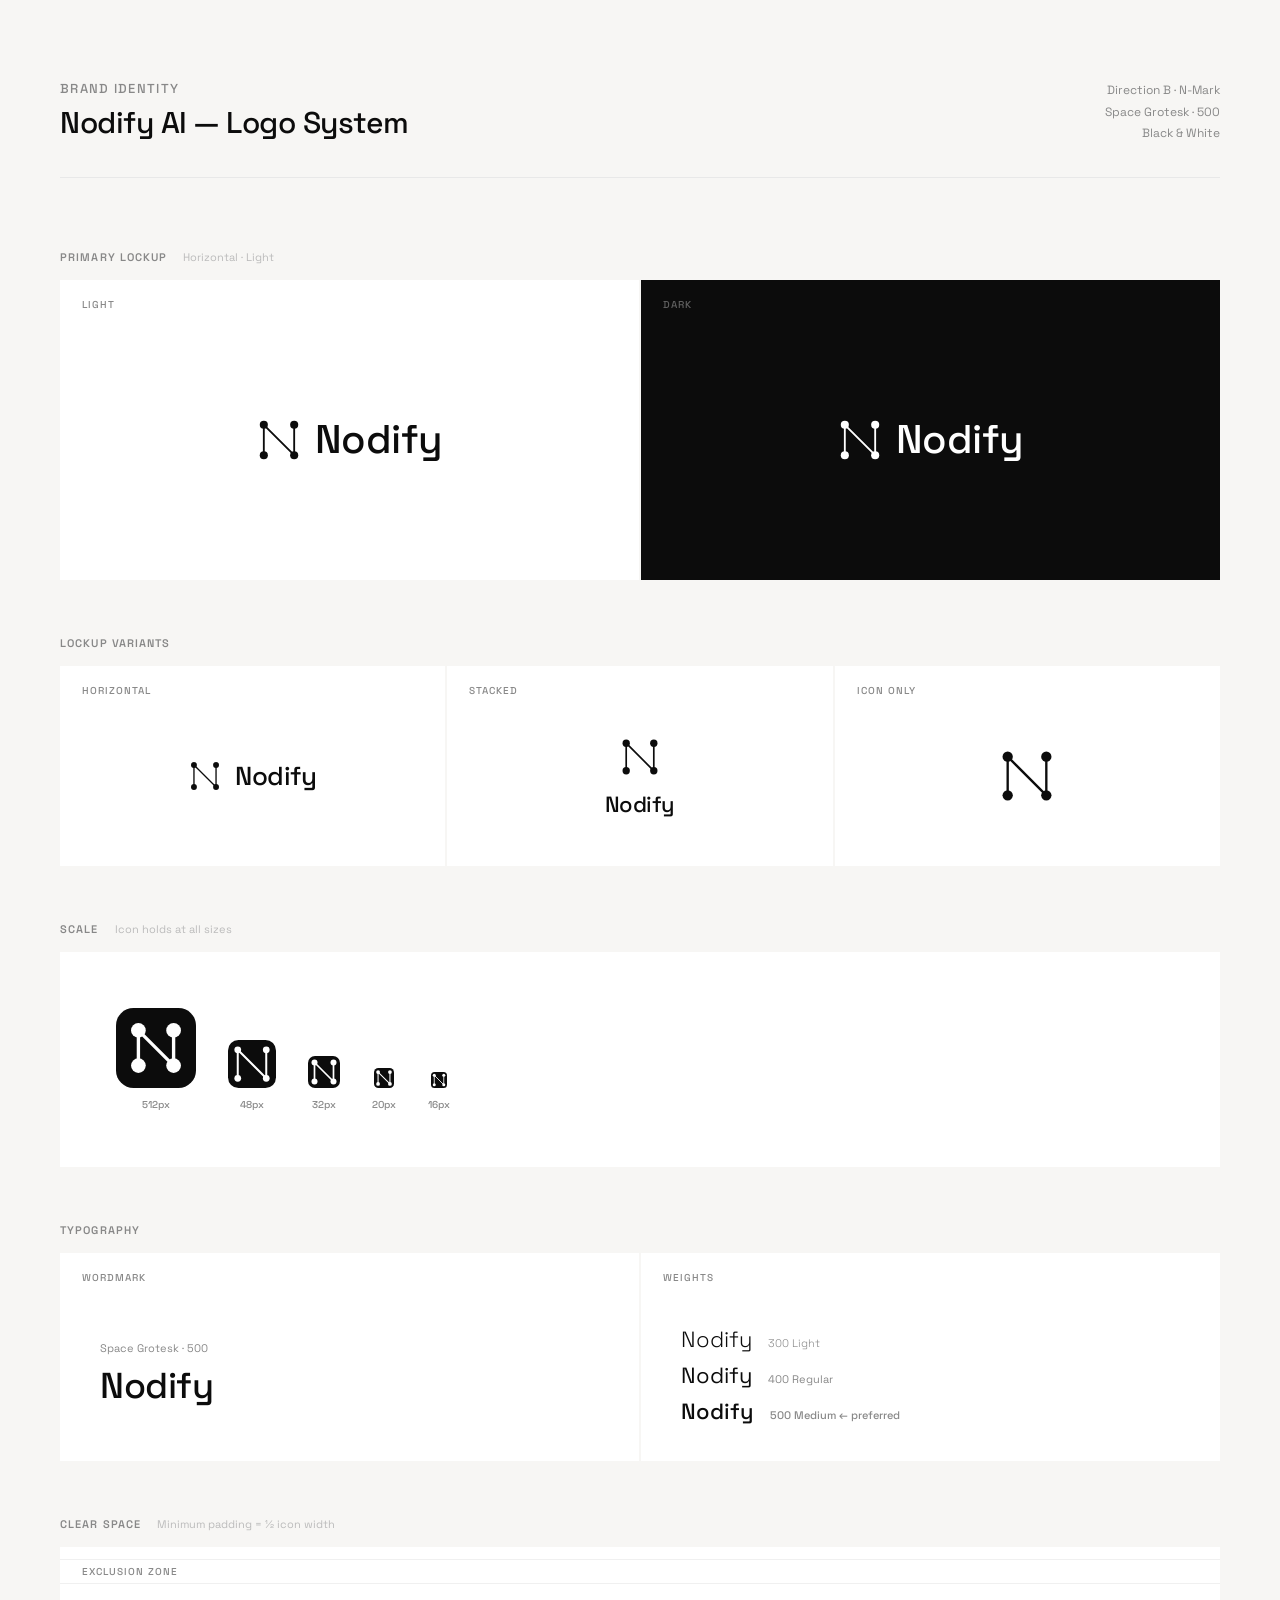
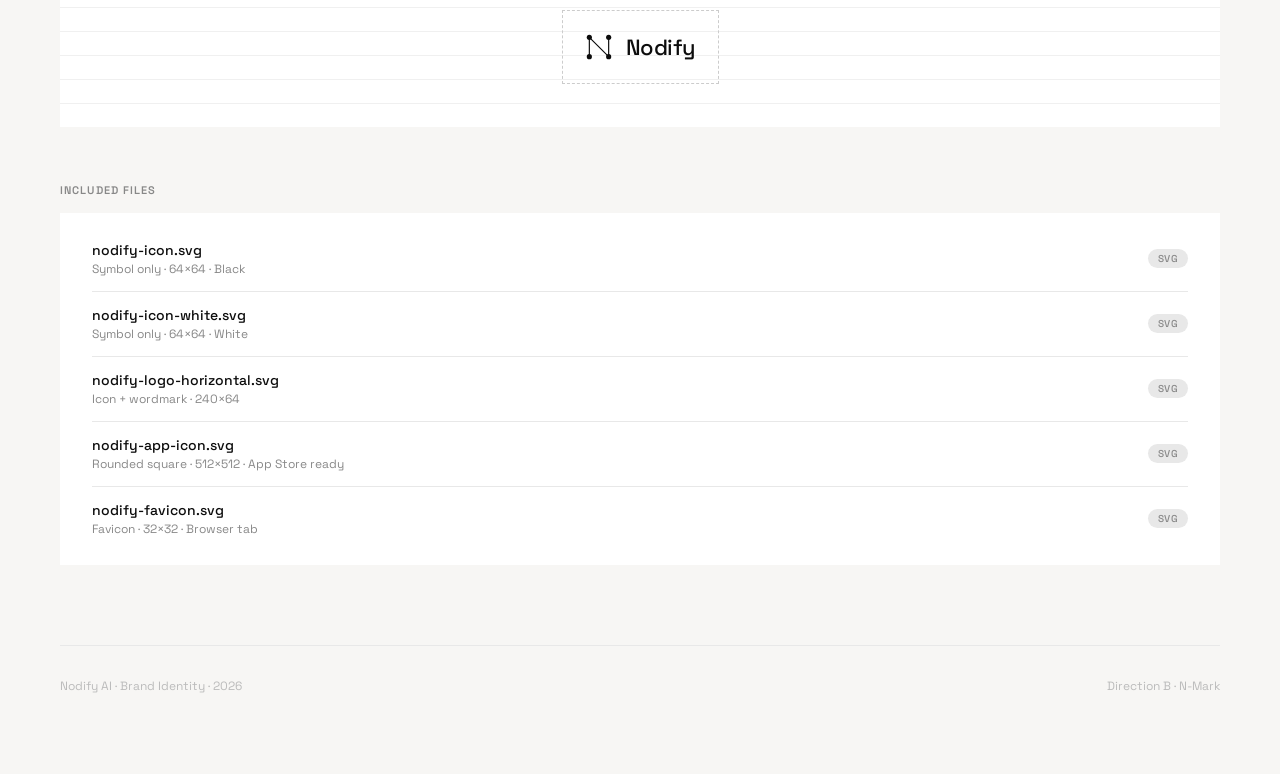
<file: assets/Nodify Logo Final.html>
<!DOCTYPE html>
<html lang="en">
<head>
<meta charset="UTF-8">
<meta name="viewport" content="width=device-width, initial-scale=1.0">
<title>Nodify — Logo System</title>
<link href="https://fonts.googleapis.com/css2?family=Space+Grotesk:wght@300;400;500;600&display=swap" rel="stylesheet">
<style>
  *, *::before, *::after { box-sizing: border-box; margin: 0; padding: 0; }

  :root {
    --ink: #0c0c0c;
    --white: #ffffff;
    --mid: #888;
    --rule: #e8e8e8;
    --bg: #f7f6f4;
    --font: 'Space Grotesk', sans-serif;
  }

  body {
    background: var(--bg);
    font-family: var(--font);
    color: var(--ink);
    padding: 80px 60px;
    min-height: 100vh;
  }

  /* ── Header ── */
  .header {
    display: flex;
    align-items: flex-start;
    justify-content: space-between;
    margin-bottom: 72px;
    padding-bottom: 32px;
    border-bottom: 1px solid var(--rule);
  }
  .header-left h1 {
    font-size: 13px;
    font-weight: 500;
    letter-spacing: 0.1em;
    text-transform: uppercase;
    color: var(--mid);
    margin-bottom: 6px;
  }
  .header-left p {
    font-size: 30px;
    font-weight: 500;
    letter-spacing: -0.5px;
    color: var(--ink);
  }
  .header-right {
    font-size: 12px;
    color: var(--mid);
    text-align: right;
    line-height: 1.8;
  }

  /* ── Grid ── */
  .grid { display: grid; gap: 2px; }
  .grid-2 { grid-template-columns: 1fr 1fr; }
  .grid-3 { grid-template-columns: 1fr 1fr 1fr; }
  .grid-4 { grid-template-columns: repeat(4, 1fr); }

  /* ── Cells ── */
  .cell {
    background: #fff;
    display: flex;
    flex-direction: column;
    align-items: center;
    justify-content: center;
    padding: 56px 40px 36px;
    position: relative;
    min-height: 240px;
  }
  .cell.dark { background: var(--ink); }
  .cell.ruled { background: repeating-linear-gradient(
    0deg, transparent, transparent 23px, #f0f0f0 23px, #f0f0f0 24px
  ), #fff; }
  .cell-label {
    position: absolute;
    top: 18px;
    left: 22px;
    font-size: 10px;
    font-weight: 500;
    letter-spacing: 0.1em;
    text-transform: uppercase;
    color: var(--mid);
  }
  .cell.dark .cell-label { color: rgba(255,255,255,0.35); }

  /* ── Section header ── */
  .section-header {
    margin: 56px 0 16px;
    display: flex;
    align-items: baseline;
    gap: 16px;
  }
  .section-header h2 {
    font-size: 11px;
    font-weight: 600;
    letter-spacing: 0.1em;
    text-transform: uppercase;
    color: var(--mid);
  }
  .section-header span {
    font-size: 11px;
    color: #bbb;
  }

  /* ── Lockup ── */
  .lockup {
    display: flex;
    align-items: center;
    gap: 14px;
  }
  .lockup-stacked {
    display: flex;
    flex-direction: column;
    align-items: center;
    gap: 16px;
  }
  .wordmark {
    font-family: var(--font);
    font-weight: 500;
    letter-spacing: -0.5px;
    color: var(--ink);
    line-height: 1;
  }
  .wordmark-white { color: #fff; }

  /* ── Scale row ── */
  .scale-row {
    display: flex;
    align-items: flex-end;
    gap: 32px;
    padding: 16px 0;
  }
  .scale-item {
    display: flex;
    flex-direction: column;
    align-items: center;
    gap: 10px;
  }
  .scale-item span {
    font-size: 10px;
    color: var(--mid);
    font-weight: 500;
  }

  /* ── Pill badge ── */
  .pill {
    display: inline-block;
    background: var(--rule);
    border-radius: 100px;
    padding: 3px 10px;
    font-size: 10px;
    font-weight: 500;
    color: var(--mid);
    letter-spacing: 0.04em;
  }
</style>
</head>
<body>

<div class="header">
  <div class="header-left">
    <h1>Brand Identity</h1>
    <p>Nodify AI — Logo System</p>
  </div>
  <div class="header-right">
    Direction B · N-Mark<br>
    Space Grotesk · 500<br>
    Black &amp; White
  </div>
</div>

<!-- ── PRIMARY LOCKUP ── -->
<div class="section-header">
  <h2>Primary Lockup</h2>
  <span>Horizontal · Light</span>
</div>
<div class="grid grid-2">
  <div class="cell" style="min-height:300px;">
    <span class="cell-label">Light</span>
    <div class="lockup">
      <svg width="44" height="44" viewBox="0 0 64 64" fill="none">
        <line x1="9.92" y1="9.92" x2="9.92" y2="54.08" stroke="#0C0C0C" stroke-width="2.69" stroke-linecap="round"/>
        <line x1="9.92" y1="9.92" x2="54.08" y2="54.08" stroke="#0C0C0C" stroke-width="2.69" stroke-linecap="round"/>
        <line x1="54.08" y1="9.92" x2="54.08" y2="54.08" stroke="#0C0C0C" stroke-width="2.69" stroke-linecap="round"/>
        <circle cx="9.92" cy="9.92" r="5.89" fill="#0C0C0C"/>
        <circle cx="9.92" cy="54.08" r="5.89" fill="#0C0C0C"/>
        <circle cx="54.08" cy="9.92" r="5.89" fill="#0C0C0C"/>
        <circle cx="54.08" cy="54.08" r="5.89" fill="#0C0C0C"/>
      </svg>
      <span class="wordmark" style="font-size:40px;">Nodify</span>
    </div>
  </div>
  <div class="cell dark" style="min-height:300px;">
    <span class="cell-label">Dark</span>
    <div class="lockup">
      <svg width="44" height="44" viewBox="0 0 64 64" fill="none">
        <line x1="9.92" y1="9.92" x2="9.92" y2="54.08" stroke="#fff" stroke-width="2.69" stroke-linecap="round"/>
        <line x1="9.92" y1="9.92" x2="54.08" y2="54.08" stroke="#fff" stroke-width="2.69" stroke-linecap="round"/>
        <line x1="54.08" y1="9.92" x2="54.08" y2="54.08" stroke="#fff" stroke-width="2.69" stroke-linecap="round"/>
        <circle cx="9.92" cy="9.92" r="5.89" fill="#fff"/>
        <circle cx="9.92" cy="54.08" r="5.89" fill="#fff"/>
        <circle cx="54.08" cy="9.92" r="5.89" fill="#fff"/>
        <circle cx="54.08" cy="54.08" r="5.89" fill="#fff"/>
      </svg>
      <span class="wordmark wordmark-white" style="font-size:40px;">Nodify</span>
    </div>
  </div>
</div>

<!-- ── LOCKUP VARIANTS ── -->
<div class="section-header">
  <h2>Lockup Variants</h2>
</div>
<div class="grid grid-3">
  <div class="cell" style="min-height:200px;">
    <span class="cell-label">Horizontal</span>
    <div class="lockup">
      <svg width="32" height="32" viewBox="0 0 64 64" fill="none">
        <line x1="9.92" y1="9.92" x2="9.92" y2="54.08" stroke="#0C0C0C" stroke-width="2.69" stroke-linecap="round"/>
        <line x1="9.92" y1="9.92" x2="54.08" y2="54.08" stroke="#0C0C0C" stroke-width="2.69" stroke-linecap="round"/>
        <line x1="54.08" y1="9.92" x2="54.08" y2="54.08" stroke="#0C0C0C" stroke-width="2.69" stroke-linecap="round"/>
        <circle cx="9.92" cy="9.92" r="5.89" fill="#0C0C0C"/>
        <circle cx="9.92" cy="54.08" r="5.89" fill="#0C0C0C"/>
        <circle cx="54.08" cy="9.92" r="5.89" fill="#0C0C0C"/>
        <circle cx="54.08" cy="54.08" r="5.89" fill="#0C0C0C"/>
      </svg>
      <span class="wordmark" style="font-size:26px;">Nodify</span>
    </div>
  </div>
  <div class="cell" style="min-height:200px;">
    <span class="cell-label">Stacked</span>
    <div class="lockup-stacked">
      <svg width="40" height="40" viewBox="0 0 64 64" fill="none">
        <line x1="9.92" y1="9.92" x2="9.92" y2="54.08" stroke="#0C0C0C" stroke-width="2.69" stroke-linecap="round"/>
        <line x1="9.92" y1="9.92" x2="54.08" y2="54.08" stroke="#0C0C0C" stroke-width="2.69" stroke-linecap="round"/>
        <line x1="54.08" y1="9.92" x2="54.08" y2="54.08" stroke="#0C0C0C" stroke-width="2.69" stroke-linecap="round"/>
        <circle cx="9.92" cy="9.92" r="5.89" fill="#0C0C0C"/>
        <circle cx="9.92" cy="54.08" r="5.89" fill="#0C0C0C"/>
        <circle cx="54.08" cy="9.92" r="5.89" fill="#0C0C0C"/>
        <circle cx="54.08" cy="54.08" r="5.89" fill="#0C0C0C"/>
      </svg>
      <span class="wordmark" style="font-size:22px;">Nodify</span>
    </div>
  </div>
  <div class="cell" style="min-height:200px;">
    <span class="cell-label">Icon only</span>
    <svg width="56" height="56" viewBox="0 0 64 64" fill="none">
      <line x1="9.92" y1="9.92" x2="9.92" y2="54.08" stroke="#0C0C0C" stroke-width="2.69" stroke-linecap="round"/>
      <line x1="9.92" y1="9.92" x2="54.08" y2="54.08" stroke="#0C0C0C" stroke-width="2.69" stroke-linecap="round"/>
      <line x1="54.08" y1="9.92" x2="54.08" y2="54.08" stroke="#0C0C0C" stroke-width="2.69" stroke-linecap="round"/>
      <circle cx="9.92" cy="9.92" r="5.89" fill="#0C0C0C"/>
      <circle cx="9.92" cy="54.08" r="5.89" fill="#0C0C0C"/>
      <circle cx="54.08" cy="9.92" r="5.89" fill="#0C0C0C"/>
      <circle cx="54.08" cy="54.08" r="5.89" fill="#0C0C0C"/>
    </svg>
  </div>
</div>

<!-- ── SCALE ── -->
<div class="section-header">
  <h2>Scale</h2>
  <span>Icon holds at all sizes</span>
</div>
<div class="grid" style="grid-template-columns: 1fr;">
  <div class="cell" style="align-items:flex-start; padding: 40px 56px; min-height: auto;">
    <div class="scale-row">
      <div class="scale-item">
        <svg width="512" height="512" viewBox="0 0 512 512" fill="none" style="width:80px;height:80px;">
          <rect width="512" height="512" rx="112" fill="#0C0C0C"/>
          <line x1="143.36" y1="143.36" x2="143.36" y2="368.64" stroke="#fff" stroke-width="21.5" stroke-linecap="round"/>
          <line x1="143.36" y1="143.36" x2="368.64" y2="368.64" stroke="#fff" stroke-width="21.5" stroke-linecap="round"/>
          <line x1="368.64" y1="143.36" x2="368.64" y2="368.64" stroke="#fff" stroke-width="21.5" stroke-linecap="round"/>
          <circle cx="143.36" cy="143.36" r="47.1" fill="#fff"/>
          <circle cx="143.36" cy="368.64" r="47.1" fill="#fff"/>
          <circle cx="368.64" cy="143.36" r="47.1" fill="#fff"/>
          <circle cx="368.64" cy="368.64" r="47.1" fill="#fff"/>
        </svg>
        <span>512px</span>
      </div>
      <div class="scale-item">
        <svg width="64" height="64" viewBox="0 0 64 64" fill="none" style="width:48px;height:48px;">
          <rect width="64" height="64" rx="14" fill="#0C0C0C"/>
          <line x1="13" y1="13" x2="13" y2="51" stroke="#fff" stroke-width="2.69" stroke-linecap="round"/>
          <line x1="13" y1="13" x2="51" y2="51" stroke="#fff" stroke-width="2.69" stroke-linecap="round"/>
          <line x1="51" y1="13" x2="51" y2="51" stroke="#fff" stroke-width="2.69" stroke-linecap="round"/>
          <circle cx="13" cy="13" r="4.5" fill="#fff"/>
          <circle cx="13" cy="51" r="4.5" fill="#fff"/>
          <circle cx="51" cy="13" r="4.5" fill="#fff"/>
          <circle cx="51" cy="51" r="4.5" fill="#fff"/>
        </svg>
        <span>48px</span>
      </div>
      <div class="scale-item">
        <svg width="32" height="32" viewBox="0 0 32 32" fill="none">
          <rect width="32" height="32" rx="7" fill="#0C0C0C"/>
          <line x1="6.5" y1="6.5" x2="6.5" y2="25.5" stroke="#fff" stroke-width="1.7" stroke-linecap="round"/>
          <line x1="6.5" y1="6.5" x2="25.5" y2="25.5" stroke="#fff" stroke-width="1.7" stroke-linecap="round"/>
          <line x1="25.5" y1="6.5" x2="25.5" y2="25.5" stroke="#fff" stroke-width="1.7" stroke-linecap="round"/>
          <circle cx="6.5" cy="6.5" r="3" fill="#fff"/>
          <circle cx="6.5" cy="25.5" r="3" fill="#fff"/>
          <circle cx="25.5" cy="6.5" r="3" fill="#fff"/>
          <circle cx="25.5" cy="25.5" r="3" fill="#fff"/>
        </svg>
        <span>32px</span>
      </div>
      <div class="scale-item">
        <svg width="20" height="20" viewBox="0 0 32 32" fill="none">
          <rect width="32" height="32" rx="7" fill="#0C0C0C"/>
          <line x1="6.5" y1="6.5" x2="6.5" y2="25.5" stroke="#fff" stroke-width="1.7" stroke-linecap="round"/>
          <line x1="6.5" y1="6.5" x2="25.5" y2="25.5" stroke="#fff" stroke-width="1.7" stroke-linecap="round"/>
          <line x1="25.5" y1="6.5" x2="25.5" y2="25.5" stroke="#fff" stroke-width="1.7" stroke-linecap="round"/>
          <circle cx="6.5" cy="6.5" r="3" fill="#fff"/>
          <circle cx="6.5" cy="25.5" r="3" fill="#fff"/>
          <circle cx="25.5" cy="6.5" r="3" fill="#fff"/>
          <circle cx="25.5" cy="25.5" r="3" fill="#fff"/>
        </svg>
        <span>20px</span>
      </div>
      <div class="scale-item">
        <svg width="16" height="16" viewBox="0 0 32 32" fill="none">
          <rect width="32" height="32" rx="7" fill="#0C0C0C"/>
          <line x1="6.5" y1="6.5" x2="6.5" y2="25.5" stroke="#fff" stroke-width="1.7" stroke-linecap="round"/>
          <line x1="6.5" y1="6.5" x2="25.5" y2="25.5" stroke="#fff" stroke-width="1.7" stroke-linecap="round"/>
          <line x1="25.5" y1="6.5" x2="25.5" y2="25.5" stroke="#fff" stroke-width="1.7" stroke-linecap="round"/>
          <circle cx="6.5" cy="6.5" r="3" fill="#fff"/>
          <circle cx="6.5" cy="25.5" r="3" fill="#fff"/>
          <circle cx="25.5" cy="6.5" r="3" fill="#fff"/>
          <circle cx="25.5" cy="25.5" r="3" fill="#fff"/>
        </svg>
        <span>16px</span>
      </div>
    </div>
  </div>
</div>

<!-- ── TYPE ── -->
<div class="section-header">
  <h2>Typography</h2>
</div>
<div class="grid grid-2">
  <div class="cell" style="align-items:flex-start; min-height:160px; gap:12px;">
    <span class="cell-label">Wordmark</span>
    <div style="margin-top:16px;">
      <div style="font-size:11px; color:var(--mid); margin-bottom:8px;">Space Grotesk · 500</div>
      <div style="font-family:var(--font); font-weight:500; font-size:36px; letter-spacing:-0.5px; color:var(--ink);">Nodify</div>
    </div>
  </div>
  <div class="cell" style="align-items:flex-start; min-height:160px; gap:12px;">
    <span class="cell-label">Weights</span>
    <div style="margin-top:16px; display:flex; flex-direction:column; gap:8px;">
      <div style="font-family:var(--font); font-weight:300; font-size:22px; color:var(--ink); display:flex; align-items:baseline; gap:16px;">Nodify <span style="font-size:11px;color:var(--mid);">300 Light</span></div>
      <div style="font-family:var(--font); font-weight:400; font-size:22px; color:var(--ink); display:flex; align-items:baseline; gap:16px;">Nodify <span style="font-size:11px;color:var(--mid);">400 Regular</span></div>
      <div style="font-family:var(--font); font-weight:500; font-size:22px; color:var(--ink); display:flex; align-items:baseline; gap:16px;">Nodify <span style="font-size:11px;color:var(--mid);">500 Medium ← preferred</span></div>
    </div>
  </div>
</div>

<!-- ── CLEAR SPACE ── -->
<div class="section-header">
  <h2>Clear Space</h2>
  <span>Minimum padding = ½ icon width</span>
</div>
<div class="grid" style="grid-template-columns:1fr;">
  <div class="cell ruled" style="min-height:180px;">
    <span class="cell-label">Exclusion zone</span>
    <div style="
      outline: 1.5px dashed #ccc;
      padding: 22px;
      display: inline-flex;
      align-items: center;
      gap: 13px;
    ">
      <svg width="28" height="28" viewBox="0 0 64 64" fill="none">
        <line x1="9.92" y1="9.92" x2="9.92" y2="54.08" stroke="#0C0C0C" stroke-width="2.69" stroke-linecap="round"/>
        <line x1="9.92" y1="9.92" x2="54.08" y2="54.08" stroke="#0C0C0C" stroke-width="2.69" stroke-linecap="round"/>
        <line x1="54.08" y1="9.92" x2="54.08" y2="54.08" stroke="#0C0C0C" stroke-width="2.69" stroke-linecap="round"/>
        <circle cx="9.92" cy="9.92" r="5.89" fill="#0C0C0C"/>
        <circle cx="9.92" cy="54.08" r="5.89" fill="#0C0C0C"/>
        <circle cx="54.08" cy="9.92" r="5.89" fill="#0C0C0C"/>
        <circle cx="54.08" cy="54.08" r="5.89" fill="#0C0C0C"/>
      </svg>
      <span class="wordmark" style="font-size:22px;">Nodify</span>
    </div>
  </div>
</div>

<!-- ── FILES ── -->
<div class="section-header">
  <h2>Included Files</h2>
</div>
<div style="background:#fff; padding: 28px 32px; display:flex; flex-direction:column; gap:14px;">
  <div style="display:flex; justify-content:space-between; align-items:center; padding-bottom:14px; border-bottom:1px solid var(--rule);">
    <div>
      <div style="font-size:14px; font-weight:500; color:var(--ink);">nodify-icon.svg</div>
      <div style="font-size:12px; color:var(--mid); margin-top:2px;">Symbol only · 64×64 · Black</div>
    </div>
    <span class="pill">SVG</span>
  </div>
  <div style="display:flex; justify-content:space-between; align-items:center; padding-bottom:14px; border-bottom:1px solid var(--rule);">
    <div>
      <div style="font-size:14px; font-weight:500; color:var(--ink);">nodify-icon-white.svg</div>
      <div style="font-size:12px; color:var(--mid); margin-top:2px;">Symbol only · 64×64 · White</div>
    </div>
    <span class="pill">SVG</span>
  </div>
  <div style="display:flex; justify-content:space-between; align-items:center; padding-bottom:14px; border-bottom:1px solid var(--rule);">
    <div>
      <div style="font-size:14px; font-weight:500; color:var(--ink);">nodify-logo-horizontal.svg</div>
      <div style="font-size:12px; color:var(--mid); margin-top:2px;">Icon + wordmark · 240×64</div>
    </div>
    <span class="pill">SVG</span>
  </div>
  <div style="display:flex; justify-content:space-between; align-items:center; padding-bottom:14px; border-bottom:1px solid var(--rule);">
    <div>
      <div style="font-size:14px; font-weight:500; color:var(--ink);">nodify-app-icon.svg</div>
      <div style="font-size:12px; color:var(--mid); margin-top:2px;">Rounded square · 512×512 · App Store ready</div>
    </div>
    <span class="pill">SVG</span>
  </div>
  <div style="display:flex; justify-content:space-between; align-items:center;">
    <div>
      <div style="font-size:14px; font-weight:500; color:var(--ink);">nodify-favicon.svg</div>
      <div style="font-size:12px; color:var(--mid); margin-top:2px;">Favicon · 32×32 · Browser tab</div>
    </div>
    <span class="pill">SVG</span>
  </div>
</div>

<div style="margin-top: 80px; padding-top: 32px; border-top: 1px solid var(--rule); display:flex; justify-content:space-between; align-items:center;">
  <span style="font-size:12px; color:#bbb;">Nodify AI · Brand Identity · 2026</span>
  <span style="font-size:12px; color:#bbb;">Direction B · N-Mark</span>
</div>

</body>
</html>
</file>
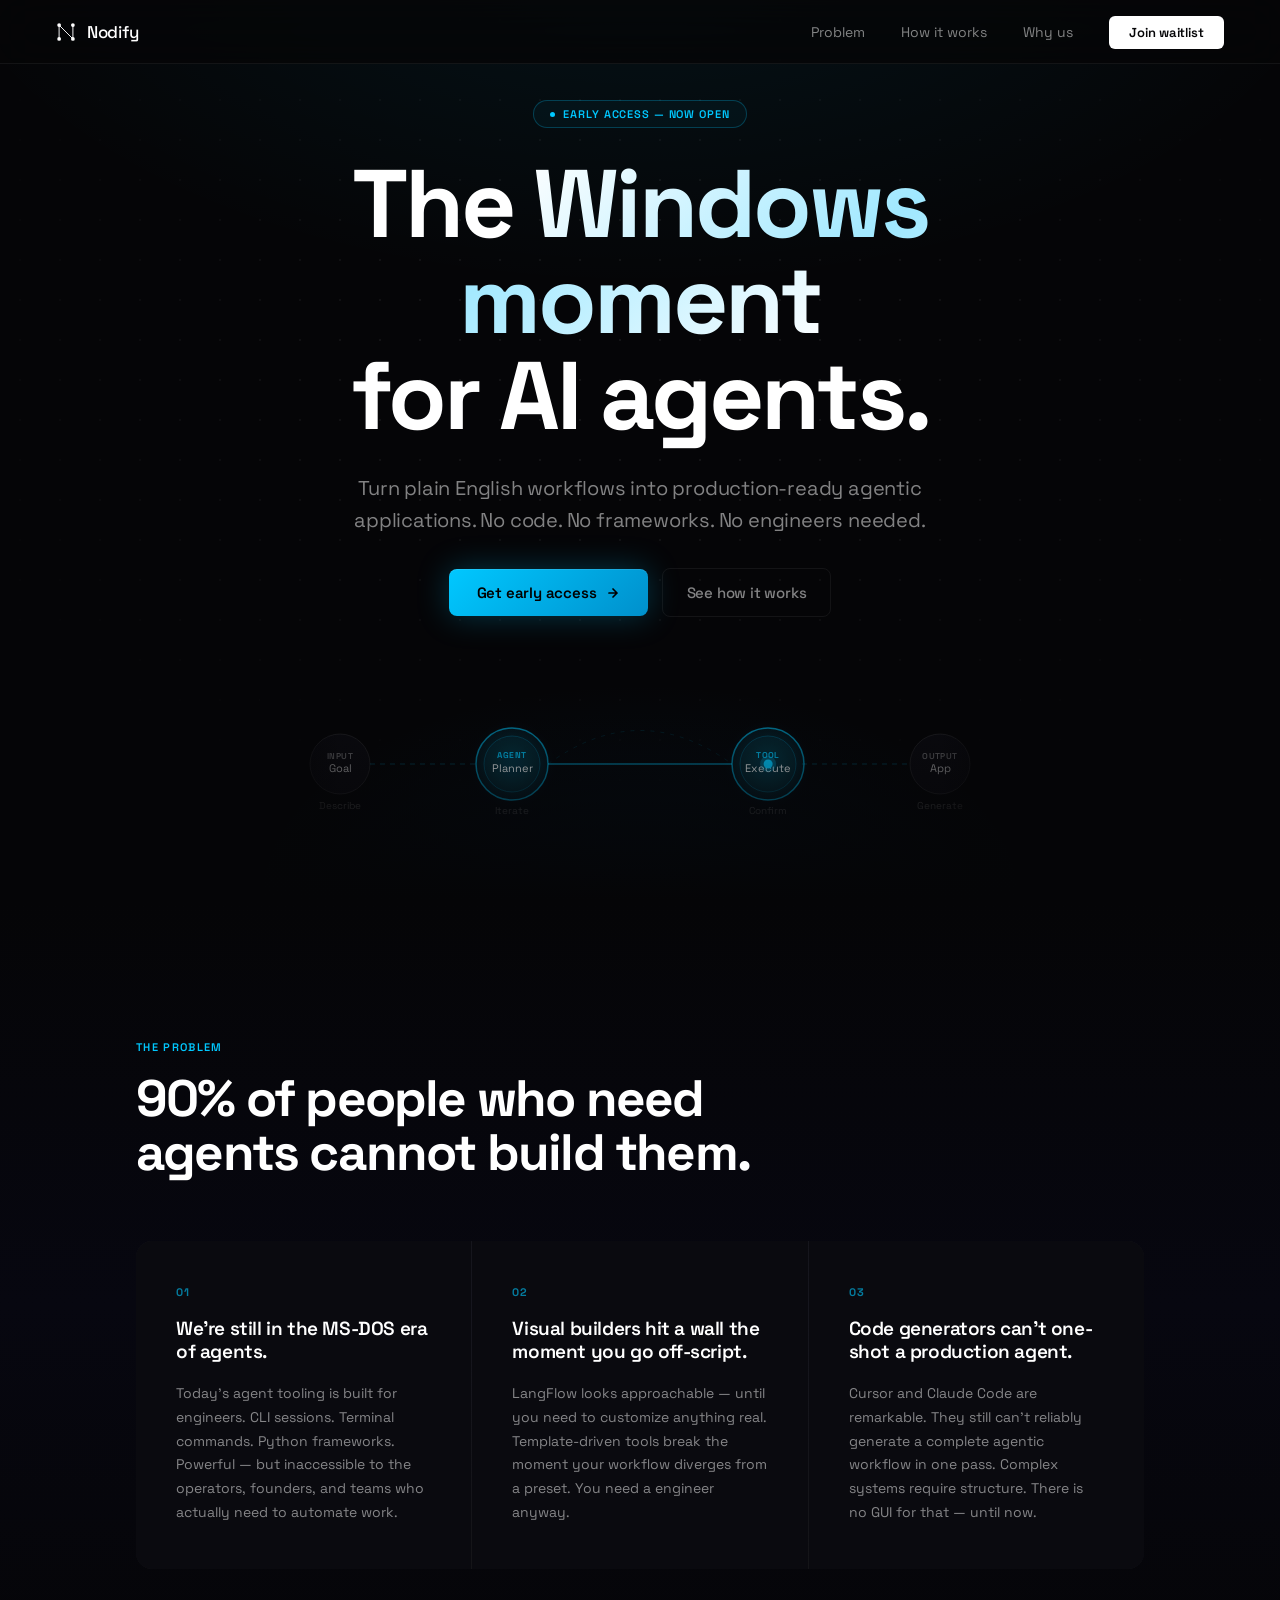
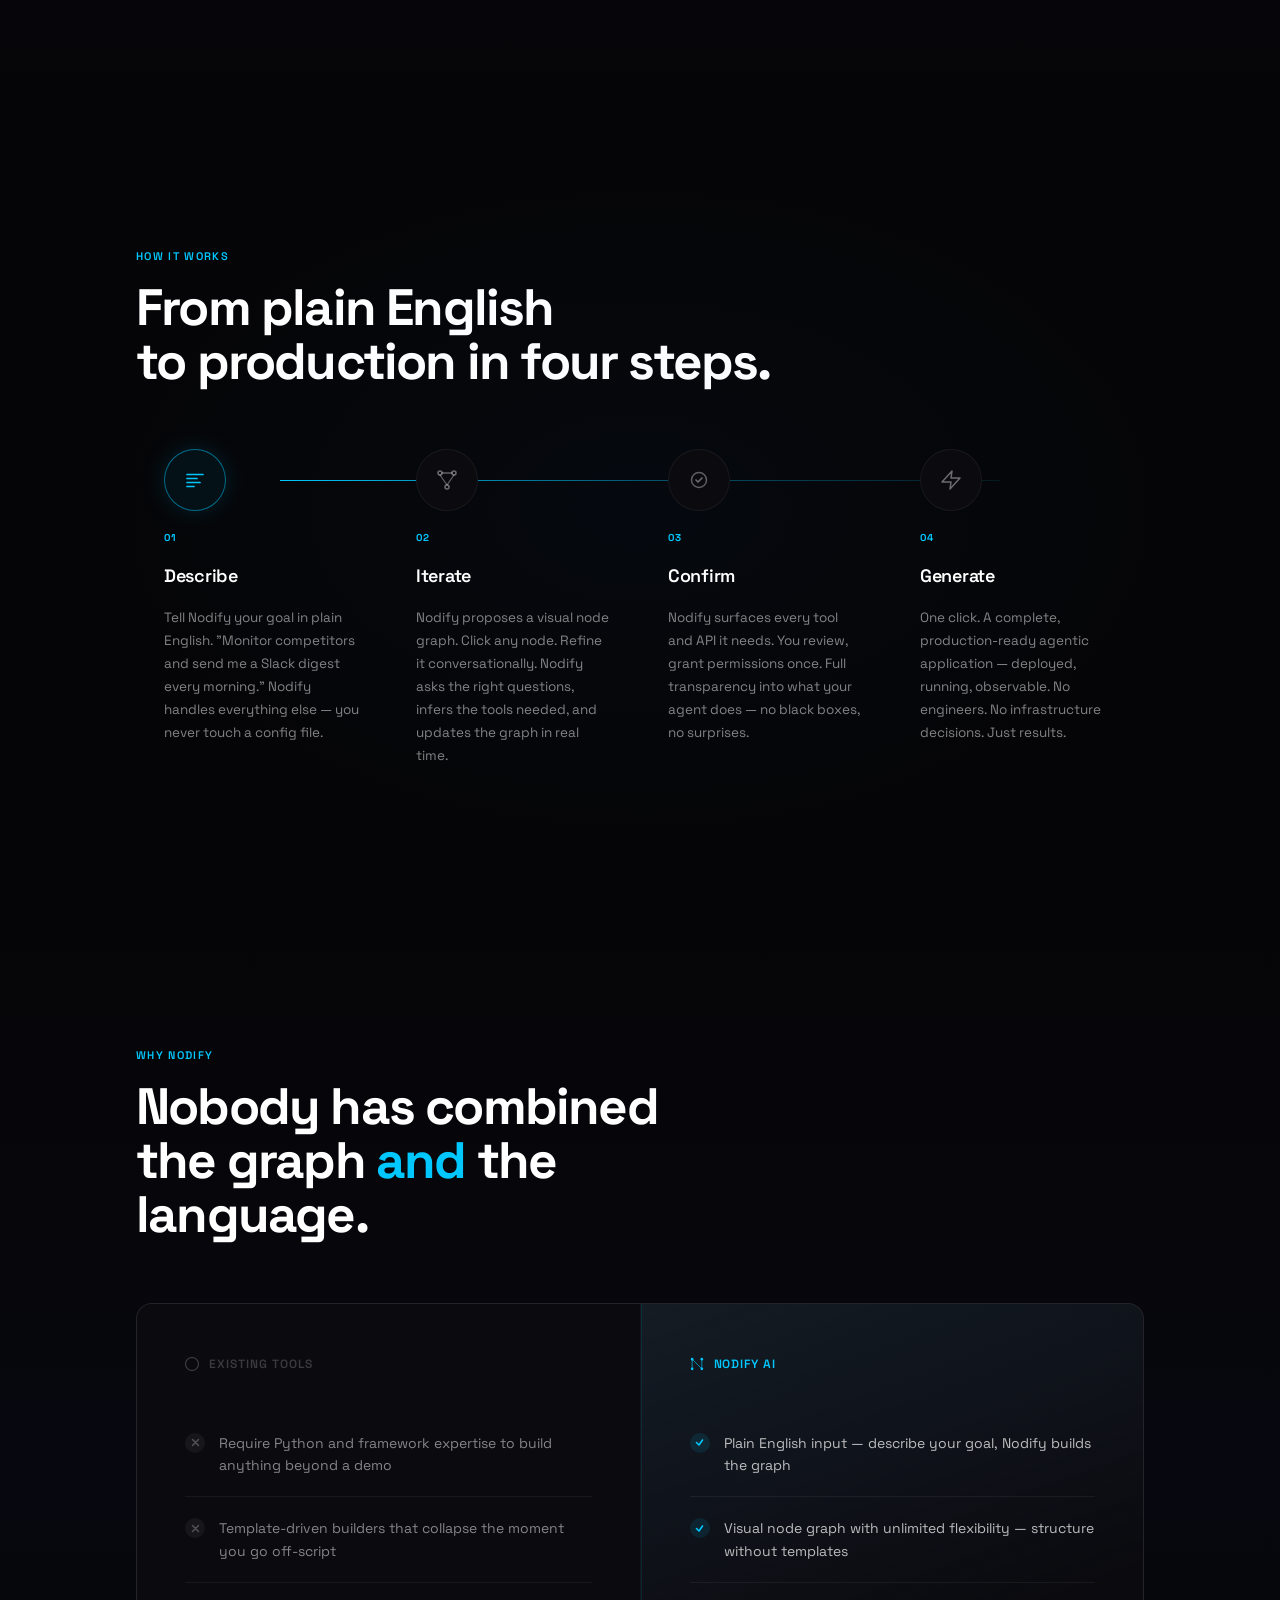
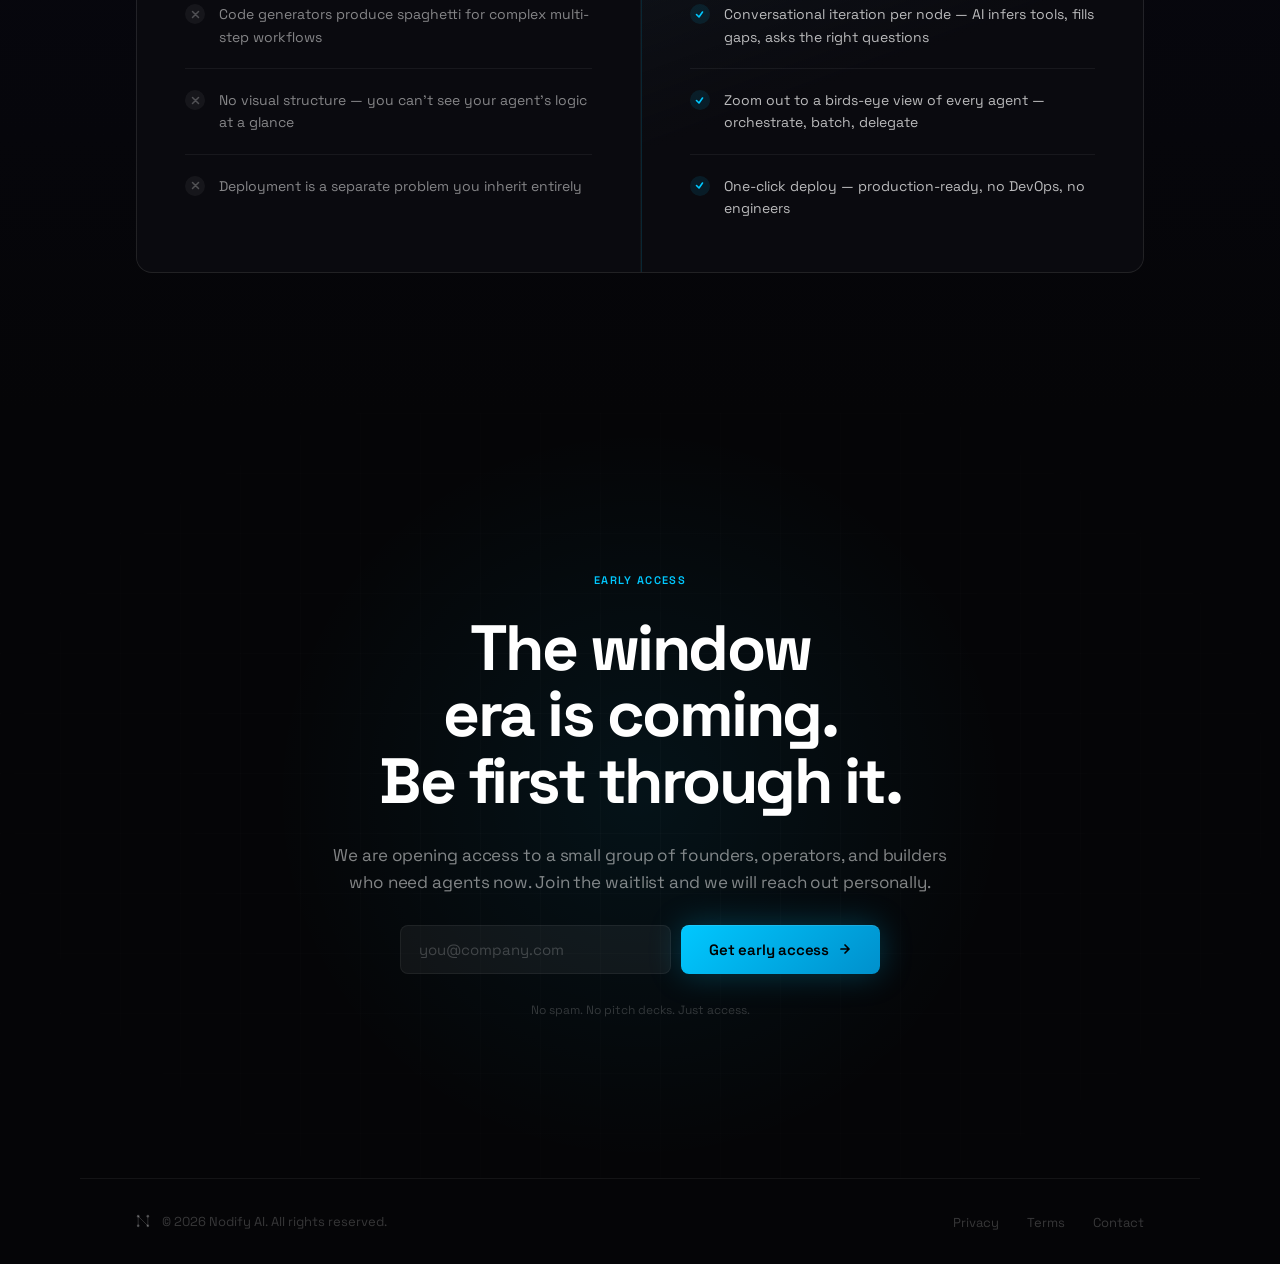
<file: project/Nodify Landing Page v2.html>
<!DOCTYPE html>
<html lang="en">
<head>
<meta charset="UTF-8">
<meta name="viewport" content="width=device-width, initial-scale=1.0">
<title>Nodify AI — The GUI for the Agentic Era</title>
<link href="https://fonts.googleapis.com/css2?family=Space+Grotesk:wght@300;400;500;600;700&display=swap" rel="stylesheet">
<style>
*, *::before, *::after { box-sizing: border-box; margin: 0; padding: 0; }

:root {
  --bg: #050507;
  --bg2: #0a0a0f;
  --white: #ffffff;
  --accent: #00c8ff;
  --accent-dim: rgba(0,200,255,0.12);
  --accent-glow: rgba(0,200,255,0.25);
  --rule: rgba(255,255,255,0.06);
  --mid: rgba(255,255,255,0.5);
  --dim: rgba(255,255,255,0.2);
  --font: 'Space Grotesk', sans-serif;
}

html { scroll-behavior: smooth; }
body {
  background: var(--bg);
  color: var(--white);
  font-family: var(--font);
  -webkit-font-smoothing: antialiased;
  overflow-x: hidden;
}

/* ─── NAV ─────────────────────────────────────────── */
nav {
  position: fixed; top: 0; left: 0; right: 0; z-index: 100;
  display: flex; align-items: center; justify-content: space-between;
  padding: 0 56px; height: 64px;
  border-bottom: 1px solid var(--rule);
  background: rgba(5,5,7,0.8);
  backdrop-filter: blur(20px);
}
.nav-logo { display: flex; align-items: center; gap: 11px; text-decoration: none; }
.nav-wordmark { font-size: 17px; font-weight: 500; color: var(--white); letter-spacing: -0.3px; }
.nav-links { display: flex; align-items: center; gap: 36px; list-style: none; }
.nav-links a { font-size: 14px; color: var(--mid); text-decoration: none; transition: color .15s; }
.nav-links a:hover { color: var(--white); }
.nav-cta {
  background: var(--white); color: #050507 !important;
  padding: 8px 20px; border-radius: 6px;
  font-weight: 600; font-size: 13px !important; letter-spacing: -0.1px;
  transition: opacity .15s !important;
}
.nav-cta:hover { opacity: 0.85; }

/* ─── HERO ────────────────────────────────────────── */
#hero {
  min-height: 100vh;
  display: flex; flex-direction: column;
  align-items: center; justify-content: center;
  text-align: center;
  padding: 64px 48px 0;
  position: relative; overflow: hidden;
}

/* Background radial gradient */
.hero-bg {
  position: absolute; inset: 0; pointer-events: none;
  background:
    radial-gradient(ellipse 80% 60% at 50% -10%, rgba(0,200,255,0.08) 0%, transparent 70%),
    radial-gradient(ellipse 50% 40% at 50% 100%, rgba(0,80,140,0.12) 0%, transparent 60%);
}

/* Dot grid */
.hero-dots {
  position: absolute; inset: 0; pointer-events: none;
  background-image: radial-gradient(circle, rgba(255,255,255,0.06) 1px, transparent 1px);
  background-size: 40px 40px;
  mask-image: radial-gradient(ellipse 80% 70% at 50% 40%, black 20%, transparent 80%);
}

.hero-inner {
  position: relative; z-index: 2;
  display: flex; flex-direction: column;
  align-items: center; gap: 28px;
  max-width: 900px;
}

.hero-badge {
  display: inline-flex; align-items: center; gap: 8px;
  border: 1px solid rgba(0,200,255,0.25);
  border-radius: 100px; padding: 6px 16px;
  font-size: 11px; font-weight: 600;
  color: var(--accent); letter-spacing: 0.08em; text-transform: uppercase;
  background: rgba(0,200,255,0.04);
}
.hero-badge-dot {
  width: 5px; height: 5px; border-radius: 50%; background: var(--accent);
  animation: blink 2s infinite;
}
@keyframes blink { 0%,100%{opacity:1} 50%{opacity:0.2} }

h1 {
  font-size: clamp(52px, 7.5vw, 96px);
  font-weight: 700; line-height: 1.0; letter-spacing: -3px;
  color: var(--white); text-wrap: balance;
}
h1 .glow {
  background: linear-gradient(135deg, #ffffff 0%, #a0e8ff 50%, #ffffff 100%);
  -webkit-background-clip: text; -webkit-text-fill-color: transparent;
  background-clip: text;
}

.hero-sub {
  font-size: clamp(16px, 1.8vw, 20px);
  font-weight: 400; color: var(--mid); line-height: 1.6;
  max-width: 580px; letter-spacing: -0.2px;
}

.hero-cta {
  display: flex; align-items: center; gap: 14px; flex-wrap: wrap; justify-content: center;
  margin-top: 4px;
}

.btn-primary {
  display: inline-flex; align-items: center; gap: 9px;
  background: linear-gradient(135deg, #00c8ff 0%, #0090cc 100%);
  color: #000; border: none; border-radius: 8px;
  padding: 14px 28px; font-size: 15px; font-weight: 600;
  font-family: var(--font); cursor: pointer; letter-spacing: -0.2px;
  text-decoration: none; transition: opacity .15s, transform .15s;
  box-shadow: 0 0 32px rgba(0,200,255,0.25), 0 1px 0 rgba(255,255,255,0.1) inset;
}
.btn-primary:hover { opacity: 0.9; transform: translateY(-1px); }

.btn-ghost {
  display: inline-flex; align-items: center; gap: 8px;
  background: transparent; color: var(--mid);
  border: 1px solid var(--rule); border-radius: 8px;
  padding: 14px 24px; font-size: 15px; font-weight: 500;
  font-family: var(--font); cursor: pointer; letter-spacing: -0.2px;
  text-decoration: none; transition: color .15s, border-color .15s;
}
.btn-ghost:hover { color: var(--white); border-color: rgba(255,255,255,0.2); }

/* Hero graph */
.hero-graph {
  width: 100%; max-width: 760px; margin-top: 24px;
  position: relative;
}

/* gradient fade on graph edges */
.hero-graph::before, .hero-graph::after {
  content: ''; position: absolute; top: 0; bottom: 0; width: 80px; z-index: 3; pointer-events: none;
}
.hero-graph::before { left: 0; background: linear-gradient(90deg, var(--bg), transparent); }
.hero-graph::after { right: 0; background: linear-gradient(-90deg, var(--bg), transparent); }

/* Bottom fade */
.hero-fade {
  position: absolute; bottom: 0; left: 0; right: 0; height: 200px; pointer-events: none;
  background: linear-gradient(transparent, var(--bg));
  z-index: 3;
}

/* ─── SHARED SECTION STYLES ───────────────────────── */
.section {
  max-width: 1120px; margin: 0 auto; padding: 0 56px;
}
.section-eyebrow {
  font-size: 11px; font-weight: 600; letter-spacing: 0.12em;
  text-transform: uppercase; color: var(--accent); margin-bottom: 18px;
}
.section-h2 {
  font-size: clamp(32px, 4vw, 56px); font-weight: 700;
  letter-spacing: -1.8px; line-height: 1.06; color: var(--white);
  max-width: 640px; margin-bottom: 60px;
}
.section-h2 em { font-style: normal; color: var(--accent); }

/* ─── PROBLEM ─────────────────────────────────────── */
#problem {
  padding: 140px 0;
  background:
    linear-gradient(180deg, var(--bg) 0%, #070710 50%, var(--bg) 100%);
  position: relative;
}

.problem-grid {
  display: grid; grid-template-columns: repeat(3,1fr); gap: 1px;
  background: var(--rule); border-radius: 16px; overflow: hidden;
}
.problem-card {
  background: var(--bg2); padding: 44px 40px;
  display: flex; flex-direction: column; gap: 18px;
  position: relative; overflow: hidden;
  transition: background .2s;
}
.problem-card:hover { background: rgba(15,15,22,0.9); }
.problem-card::before {
  content: '';
  position: absolute; top: 0; left: 0; right: 0; height: 1px;
  background: linear-gradient(90deg, transparent, rgba(0,200,255,0.3), transparent);
  opacity: 0; transition: opacity .2s;
}
.problem-card:hover::before { opacity: 1; }

.problem-num {
  font-size: 11px; font-weight: 700; letter-spacing: 0.1em;
  color: var(--accent); opacity: 0.6;
}
.problem-h3 {
  font-size: 19px; font-weight: 600; letter-spacing: -0.4px;
  color: var(--white); line-height: 1.25;
}
.problem-p {
  font-size: 14px; color: var(--mid); line-height: 1.7;
}

/* ─── HOW IT WORKS ────────────────────────────────── */
#how {
  padding: 140px 0;
  position: relative;
}
#how::before {
  content: '';
  position: absolute; inset: 0; pointer-events: none;
  background: radial-gradient(ellipse 60% 60% at 50% 50%, rgba(0,100,200,0.04) 0%, transparent 70%);
}

.steps {
  display: grid; grid-template-columns: repeat(4,1fr);
  gap: 0; position: relative;
}

/* horizontal connector */
.steps::after {
  content: '';
  position: absolute; top: 31px;
  left: calc(12.5% + 18px); right: calc(12.5% + 18px);
  height: 1px;
  background: linear-gradient(90deg,
    var(--accent) 0%, rgba(0,200,255,0.4) 50%, rgba(0,200,255,0.1) 100%);
  pointer-events: none;
}

.step { padding: 0 28px 0; display: flex; flex-direction: column; gap: 20px; position: relative; }

.step-circle {
  width: 62px; height: 62px; border-radius: 50%;
  display: flex; align-items: center; justify-content: center;
  background: var(--bg2); border: 1px solid var(--rule);
  position: relative; z-index: 1;
  transition: border-color .2s, box-shadow .2s;
}
.step:first-child .step-circle {
  border-color: rgba(0,200,255,0.5);
  box-shadow: 0 0 24px rgba(0,200,255,0.15);
  background: rgba(0,200,255,0.06);
}

.step-num {
  font-size: 10px; font-weight: 700; letter-spacing: 0.1em; color: var(--accent);
}
.step-title { font-size: 18px; font-weight: 600; letter-spacing: -0.3px; color: var(--white); }
.step-body { font-size: 13.5px; color: var(--mid); line-height: 1.7; }

/* ─── WHY NODIFY ──────────────────────────────────── */
#why {
  padding: 140px 0;
  background: linear-gradient(180deg, var(--bg) 0%, #07070f 50%, var(--bg) 100%);
}

.compare-wrap {
  display: grid; grid-template-columns: 1fr 1fr;
  gap: 1px; background: var(--rule);
  border-radius: 16px; overflow: hidden;
  border: 1px solid var(--rule);
}

.compare-col {
  background: var(--bg2); padding: 52px 48px;
  display: flex; flex-direction: column; gap: 0;
}
.compare-col.is-nodify {
  background: linear-gradient(160deg, rgba(0,200,255,0.04) 0%, var(--bg2) 60%);
  border-left: 1px solid rgba(0,200,255,0.15);
}

.col-header {
  font-size: 12px; font-weight: 600; letter-spacing: 0.08em;
  text-transform: uppercase; margin-bottom: 40px;
  display: flex; align-items: center; gap: 10px;
}
.col-header.today { color: var(--dim); }
.col-header.nodify { color: var(--accent); }

.compare-row {
  display: flex; align-items: flex-start; gap: 14px;
  padding: 20px 0; border-bottom: 1px solid var(--rule);
}
.compare-row:last-child { border-bottom: none; padding-bottom: 0; }

.ci {
  width: 20px; height: 20px; border-radius: 50%; flex-shrink: 0; margin-top: 1px;
  display: flex; align-items: center; justify-content: center;
}
.ci.x { background: rgba(255,255,255,0.05); }
.ci.ok { background: rgba(0,200,255,0.1); }

.compare-text { font-size: 14px; color: var(--mid); line-height: 1.6; }
.is-nodify .compare-text { color: rgba(255,255,255,0.72); }

/* ─── WAITLIST ────────────────────────────────────── */
#waitlist {
  padding: 160px 48px;
  position: relative; overflow: hidden; text-align: center;
}

.waitlist-glow {
  position: absolute; pointer-events: none;
  width: 800px; height: 800px; border-radius: 50%;
  left: 50%; top: 50%; transform: translate(-50%,-50%);
  background: radial-gradient(circle, rgba(0,200,255,0.07) 0%, transparent 65%);
}
.waitlist-grid {
  position: absolute; inset: 0; pointer-events: none;
  background-image:
    linear-gradient(rgba(255,255,255,0.02) 1px, transparent 1px),
    linear-gradient(90deg, rgba(255,255,255,0.02) 1px, transparent 1px);
  background-size: 60px 60px;
  mask-image: radial-gradient(ellipse 70% 80% at 50% 50%, black, transparent);
}

.waitlist-inner {
  position: relative; z-index: 2;
  max-width: 640px; margin: 0 auto;
  display: flex; flex-direction: column; align-items: center; gap: 28px;
}

.waitlist-eyebrow {
  font-size: 11px; font-weight: 600; letter-spacing: 0.12em;
  text-transform: uppercase; color: var(--accent);
}

.waitlist-h2 {
  font-size: clamp(36px, 5vw, 68px); font-weight: 700;
  letter-spacing: -2.5px; line-height: 1.04;
  color: var(--white); text-wrap: balance;
}

.waitlist-sub {
  font-size: 17px; color: var(--mid); line-height: 1.6; letter-spacing: -0.1px;
}

.email-row {
  display: flex; gap: 10px; width: 100%; max-width: 480px;
}
.email-input {
  flex: 1; background: rgba(255,255,255,0.05);
  border: 1px solid var(--rule); border-radius: 8px;
  padding: 14px 18px; font-size: 15px; font-family: var(--font);
  color: var(--white); outline: none; transition: border-color .15s;
}
.email-input::placeholder { color: var(--dim); }
.email-input:focus { border-color: rgba(0,200,255,0.4); }

.waitlist-note { font-size: 12px; color: rgba(255,255,255,0.18); }

/* ─── FOOTER ──────────────────────────────────────── */
footer {
  border-top: 1px solid var(--rule);
  max-width: 1120px; margin: 0 auto; padding: 32px 56px;
  display: flex; align-items: center; justify-content: space-between;
}
.footer-left { display: flex; align-items: center; gap: 12px; }
.footer-copy { font-size: 13px; color: var(--dim); }
.footer-links { display: flex; gap: 28px; list-style: none; }
.footer-links a { font-size: 13px; color: var(--dim); text-decoration: none; transition: color .15s; }
.footer-links a:hover { color: var(--mid); }

/* ─── SCROLL REVEAL ───────────────────────────────── */
.reveal {
  opacity: 0; transform: translateY(28px);
  transition: opacity .6s cubic-bezier(.2,.7,.3,1), transform .6s cubic-bezier(.2,.7,.3,1);
}
.reveal.visible { opacity: 1; transform: none; }
</style>
</head>
<body>

<!-- NAV -->
<nav>
  <a href="#" class="nav-logo">
    <svg width="20" height="20" viewBox="0 0 64 64" fill="none">
      <line x1="9.92" y1="9.92" x2="9.92" y2="54.08" stroke="#fff" stroke-width="3" stroke-linecap="round"/>
      <line x1="9.92" y1="9.92" x2="54.08" y2="54.08" stroke="#fff" stroke-width="3" stroke-linecap="round"/>
      <line x1="54.08" y1="9.92" x2="54.08" y2="54.08" stroke="#fff" stroke-width="3" stroke-linecap="round"/>
      <circle cx="9.92" cy="9.92" r="6" fill="#fff"/>
      <circle cx="9.92" cy="54.08" r="6" fill="#fff"/>
      <circle cx="54.08" cy="9.92" r="6" fill="#fff"/>
      <circle cx="54.08" cy="54.08" r="6" fill="#fff"/>
    </svg>
    <span class="nav-wordmark">Nodify</span>
  </a>
  <ul class="nav-links">
    <li><a href="#problem">Problem</a></li>
    <li><a href="#how">How it works</a></li>
    <li><a href="#why">Why us</a></li>
    <li><a href="#waitlist" class="nav-cta">Join waitlist</a></li>
  </ul>
</nav>

<!-- HERO -->
<section id="hero">
  <div class="hero-bg"></div>
  <div class="hero-dots"></div>

  <div class="hero-inner">
    <div class="hero-badge">
      <span class="hero-badge-dot"></span>
      Early Access — Now Open
    </div>

    <h1>The <span class="glow">Windows moment</span><br>for AI agents.</h1>

    <p class="hero-sub">
      Turn plain English workflows into production-ready agentic applications.
      No code. No frameworks. No engineers needed.
    </p>

    <div class="hero-cta">
      <a href="#waitlist" class="btn-primary">
        Get early access
        <svg width="14" height="14" viewBox="0 0 14 14" fill="none">
          <path d="M3 7h8M7 3l4 4-4 4" stroke="currentColor" stroke-width="1.7" stroke-linecap="round" stroke-linejoin="round"/>
        </svg>
      </a>
      <a href="#how" class="btn-ghost">See how it works</a>
    </div>

    <!-- Animated node graph -->
    <div class="hero-graph">
      <svg width="100%" height="190" viewBox="0 0 760 190" fill="none" xmlns="http://www.w3.org/2000/svg">
        <defs>
          <radialGradient id="nodeGlow" cx="50%" cy="50%" r="50%">
            <stop offset="0%" stop-color="#00c8ff" stop-opacity="0.15"/>
            <stop offset="100%" stop-color="#00c8ff" stop-opacity="0"/>
          </radialGradient>
          <filter id="blur4">
            <feGaussianBlur stdDeviation="4"/>
          </filter>
        </defs>

        <!-- glow beneath active nodes -->
        <circle cx="252" cy="95" r="40" fill="url(#nodeGlow)" filter="url(#blur4)"/>
        <circle cx="508" cy="95" r="40" fill="url(#nodeGlow)" filter="url(#blur4)"/>

        <!-- Edges -->
        <line x1="80" y1="95" x2="215" y2="95" stroke="rgba(0,200,255,0.15)" stroke-width="1.5" stroke-dasharray="5 5"/>
        <line x1="288" y1="95" x2="472" y2="95" stroke="rgba(0,200,255,0.5)" stroke-width="1.5"/>
        <line x1="542" y1="95" x2="680" y2="95" stroke="rgba(0,200,255,0.15)" stroke-width="1.5" stroke-dasharray="5 5"/>
        <!-- skip arc -->
        <path d="M 288 95 Q 380 28 472 95" stroke="rgba(0,200,255,0.1)" stroke-width="1" fill="none" stroke-dasharray="4 6"/>

        <!-- Node: Input -->
        <circle cx="80" cy="95" r="30" fill="#0a0a0f" stroke="rgba(255,255,255,0.08)" stroke-width="1"/>
        <text x="80" y="90" text-anchor="middle" font-family="Space Grotesk,sans-serif" font-size="8.5" fill="rgba(255,255,255,0.3)" font-weight="600" letter-spacing="0.05em">INPUT</text>
        <text x="80" y="103" text-anchor="middle" font-family="Space Grotesk,sans-serif" font-size="11" fill="rgba(255,255,255,0.55)">Goal</text>

        <!-- Node: Planner (active) -->
        <circle cx="252" cy="95" r="36" fill="rgba(0,200,255,0.06)" stroke="rgba(0,200,255,0.55)" stroke-width="1.5"/>
        <circle cx="252" cy="95" r="28" fill="rgba(0,200,255,0.04)" stroke="rgba(0,200,255,0.2)" stroke-width="1"/>
        <text x="252" y="89" text-anchor="middle" font-family="Space Grotesk,sans-serif" font-size="8.5" fill="rgba(0,200,255,0.8)" font-weight="700" letter-spacing="0.05em">AGENT</text>
        <text x="252" y="103" text-anchor="middle" font-family="Space Grotesk,sans-serif" font-size="11" fill="rgba(255,255,255,0.85)">Planner</text>

        <!-- Node: Executor (active) -->
        <circle cx="508" cy="95" r="36" fill="rgba(0,200,255,0.06)" stroke="rgba(0,200,255,0.55)" stroke-width="1.5"/>
        <circle cx="508" cy="95" r="28" fill="rgba(0,200,255,0.04)" stroke="rgba(0,200,255,0.2)" stroke-width="1"/>
        <text x="508" y="89" text-anchor="middle" font-family="Space Grotesk,sans-serif" font-size="8.5" fill="rgba(0,200,255,0.8)" font-weight="700" letter-spacing="0.05em">TOOL</text>
        <text x="508" y="103" text-anchor="middle" font-family="Space Grotesk,sans-serif" font-size="11" fill="rgba(255,255,255,0.85)">Execute</text>

        <!-- Node: Output -->
        <circle cx="680" cy="95" r="30" fill="#0a0a0f" stroke="rgba(255,255,255,0.08)" stroke-width="1"/>
        <text x="680" y="90" text-anchor="middle" font-family="Space Grotesk,sans-serif" font-size="8.5" fill="rgba(255,255,255,0.3)" font-weight="600" letter-spacing="0.05em">OUTPUT</text>
        <text x="680" y="103" text-anchor="middle" font-family="Space Grotesk,sans-serif" font-size="11" fill="rgba(255,255,255,0.55)">App</text>

        <!-- Animated travel dot -->
        <circle r="4.5" fill="#00c8ff" opacity="0.95" filter="url(#blur4)" style="filter:none">
          <animateMotion dur="3.2s" repeatCount="indefinite" calcMode="linear">
            <mpath href="#travelPath"/>
          </animateMotion>
        </circle>
        <!-- Glow dot -->
        <circle r="8" fill="rgba(0,200,255,0.25)">
          <animateMotion dur="3.2s" repeatCount="indefinite" calcMode="linear">
            <mpath href="#travelPath"/>
          </animateMotion>
        </circle>
        <path id="travelPath" d="M 80 95 L 252 95 L 508 95 L 680 95" fill="none"/>

        <!-- Node labels below -->
        <text x="80" y="140" text-anchor="middle" font-family="Space Grotesk,sans-serif" font-size="10" fill="rgba(255,255,255,0.2)">Describe</text>
        <text x="252" y="145" text-anchor="middle" font-family="Space Grotesk,sans-serif" font-size="10" fill="rgba(255,255,255,0.2)">Iterate</text>
        <text x="508" y="145" text-anchor="middle" font-family="Space Grotesk,sans-serif" font-size="10" fill="rgba(255,255,255,0.2)">Confirm</text>
        <text x="680" y="140" text-anchor="middle" font-family="Space Grotesk,sans-serif" font-size="10" fill="rgba(255,255,255,0.2)">Generate</text>
      </svg>
    </div>
  </div>

  <div class="hero-fade"></div>
</section>

<!-- PROBLEM -->
<section id="problem" style="padding: 140px 0; position:relative;">
  <div class="section" style="position:relative; z-index:1;">
    <p class="section-eyebrow reveal">The Problem</p>
    <h2 class="section-h2 reveal">90% of people who need agents cannot build them.</h2>
    <div class="problem-grid">
      <div class="problem-card reveal">
        <div class="problem-num">01</div>
        <div class="problem-h3">We're still in the MS-DOS era of agents.</div>
        <div class="problem-p">Today's agent tooling is built for engineers. CLI sessions. Terminal commands. Python frameworks. Powerful — but inaccessible to the operators, founders, and teams who actually need to automate work.</div>
      </div>
      <div class="problem-card reveal">
        <div class="problem-num">02</div>
        <div class="problem-h3">Visual builders hit a wall the moment you go off-script.</div>
        <div class="problem-p">LangFlow looks approachable — until you need to customize anything real. Template-driven tools break the moment your workflow diverges from a preset. You need a engineer anyway.</div>
      </div>
      <div class="problem-card reveal">
        <div class="problem-num">03</div>
        <div class="problem-h3">Code generators can't one-shot a production agent.</div>
        <div class="problem-p">Cursor and Claude Code are remarkable. They still can't reliably generate a complete agentic workflow in one pass. Complex systems require structure. There is no GUI for that — until now.</div>
      </div>
    </div>
  </div>
</section>

<!-- HOW IT WORKS -->
<section id="how" style="padding: 140px 0; position:relative;">
  <div class="section">
    <p class="section-eyebrow reveal">How it works</p>
    <h2 class="section-h2 reveal">From plain English<br>to production in four steps.</h2>
    <div class="steps">
      <div class="step reveal">
        <div class="step-circle">
          <svg width="22" height="22" viewBox="0 0 22 22" fill="none">
            <path d="M3 5.5h16M3 9.5h10M3 13.5h13M3 17.5h7" stroke="var(--accent)" stroke-width="1.7" stroke-linecap="round"/>
          </svg>
        </div>
        <div class="step-num">01</div>
        <div class="step-title">Describe</div>
        <div class="step-body">Tell Nodify your goal in plain English. "Monitor competitors and send me a Slack digest every morning." Nodify handles everything else — you never touch a config file.</div>
      </div>
      <div class="step reveal">
        <div class="step-circle">
          <svg width="22" height="22" viewBox="0 0 22 22" fill="none">
            <circle cx="4" cy="4" r="2" stroke="rgba(255,255,255,0.4)" stroke-width="1.5"/>
            <circle cx="18" cy="4" r="2" stroke="rgba(255,255,255,0.4)" stroke-width="1.5"/>
            <circle cx="11" cy="18" r="2" stroke="rgba(255,255,255,0.4)" stroke-width="1.5"/>
            <path d="M6 4h10M4 6l7 10M18 6L11 16" stroke="rgba(255,255,255,0.35)" stroke-width="1.3" stroke-linecap="round"/>
          </svg>
        </div>
        <div class="step-num">02</div>
        <div class="step-title">Iterate</div>
        <div class="step-body">Nodify proposes a visual node graph. Click any node. Refine it conversationally. Nodify asks the right questions, infers the tools needed, and updates the graph in real time.</div>
      </div>
      <div class="step reveal">
        <div class="step-circle">
          <svg width="22" height="22" viewBox="0 0 22 22" fill="none">
            <path d="M8 11l2 2 4-4" stroke="rgba(255,255,255,0.4)" stroke-width="1.7" stroke-linecap="round" stroke-linejoin="round"/>
            <circle cx="11" cy="11" r="7.5" stroke="rgba(255,255,255,0.35)" stroke-width="1.5"/>
          </svg>
        </div>
        <div class="step-num">03</div>
        <div class="step-title">Confirm</div>
        <div class="step-body">Nodify surfaces every tool and API it needs. You review, grant permissions once. Full transparency into what your agent does — no black boxes, no surprises.</div>
      </div>
      <div class="step reveal">
        <div class="step-circle">
          <svg width="22" height="22" viewBox="0 0 22 22" fill="none">
            <path d="M12 2L2 13h9l-1 7L20 9h-9l1-7z" stroke="rgba(255,255,255,0.4)" stroke-width="1.5" stroke-linejoin="round"/>
          </svg>
        </div>
        <div class="step-num">04</div>
        <div class="step-title">Generate</div>
        <div class="step-body">One click. A complete, production-ready agentic application — deployed, running, observable. No engineers. No infrastructure decisions. Just results.</div>
      </div>
    </div>
  </div>
</section>

<!-- WHY NODIFY -->
<section id="why" style="padding: 140px 0;">
  <div class="section">
    <p class="section-eyebrow reveal">Why Nodify</p>
    <h2 class="section-h2 reveal">Nobody has combined<br>the graph <em>and</em> the language.</h2>

    <div class="compare-wrap reveal">
      <!-- TODAY -->
      <div class="compare-col">
        <div class="col-header today">
          <svg width="14" height="14" viewBox="0 0 14 14" fill="none">
            <circle cx="7" cy="7" r="6.5" stroke="rgba(255,255,255,0.2)" stroke-width="1.2"/>
          </svg>
          Existing tools
        </div>
        <div class="compare-row">
          <div class="ci x"><svg width="9" height="9" viewBox="0 0 9 9" fill="none"><path d="M1.5 1.5l6 6M7.5 1.5l-6 6" stroke="rgba(255,255,255,0.25)" stroke-width="1.5" stroke-linecap="round"/></svg></div>
          <div class="compare-text">Require Python and framework expertise to build anything beyond a demo</div>
        </div>
        <div class="compare-row">
          <div class="ci x"><svg width="9" height="9" viewBox="0 0 9 9" fill="none"><path d="M1.5 1.5l6 6M7.5 1.5l-6 6" stroke="rgba(255,255,255,0.25)" stroke-width="1.5" stroke-linecap="round"/></svg></div>
          <div class="compare-text">Template-driven builders that collapse the moment you go off-script</div>
        </div>
        <div class="compare-row">
          <div class="ci x"><svg width="9" height="9" viewBox="0 0 9 9" fill="none"><path d="M1.5 1.5l6 6M7.5 1.5l-6 6" stroke="rgba(255,255,255,0.25)" stroke-width="1.5" stroke-linecap="round"/></svg></div>
          <div class="compare-text">Code generators produce spaghetti for complex multi-step workflows</div>
        </div>
        <div class="compare-row">
          <div class="ci x"><svg width="9" height="9" viewBox="0 0 9 9" fill="none"><path d="M1.5 1.5l6 6M7.5 1.5l-6 6" stroke="rgba(255,255,255,0.25)" stroke-width="1.5" stroke-linecap="round"/></svg></div>
          <div class="compare-text">No visual structure — you can't see your agent's logic at a glance</div>
        </div>
        <div class="compare-row">
          <div class="ci x"><svg width="9" height="9" viewBox="0 0 9 9" fill="none"><path d="M1.5 1.5l6 6M7.5 1.5l-6 6" stroke="rgba(255,255,255,0.25)" stroke-width="1.5" stroke-linecap="round"/></svg></div>
          <div class="compare-text">Deployment is a separate problem you inherit entirely</div>
        </div>
      </div>

      <!-- NODIFY -->
      <div class="compare-col is-nodify">
        <div class="col-header nodify">
          <svg width="14" height="14" viewBox="0 0 64 64" fill="none">
            <line x1="9.92" y1="9.92" x2="9.92" y2="54.08" stroke="var(--accent)" stroke-width="3" stroke-linecap="round"/>
            <line x1="9.92" y1="9.92" x2="54.08" y2="54.08" stroke="var(--accent)" stroke-width="3" stroke-linecap="round"/>
            <line x1="54.08" y1="9.92" x2="54.08" y2="54.08" stroke="var(--accent)" stroke-width="3" stroke-linecap="round"/>
            <circle cx="9.92" cy="9.92" r="6" fill="var(--accent)"/>
            <circle cx="9.92" cy="54.08" r="6" fill="var(--accent)"/>
            <circle cx="54.08" cy="9.92" r="6" fill="var(--accent)"/>
            <circle cx="54.08" cy="54.08" r="6" fill="var(--accent)"/>
          </svg>
          Nodify AI
        </div>
        <div class="compare-row">
          <div class="ci ok"><svg width="9" height="9" viewBox="0 0 9 9" fill="none"><path d="M1.5 4.5l2.5 2.5L7.5 2" stroke="var(--accent)" stroke-width="1.6" stroke-linecap="round" stroke-linejoin="round"/></svg></div>
          <div class="compare-text">Plain English input — describe your goal, Nodify builds the graph</div>
        </div>
        <div class="compare-row">
          <div class="ci ok"><svg width="9" height="9" viewBox="0 0 9 9" fill="none"><path d="M1.5 4.5l2.5 2.5L7.5 2" stroke="var(--accent)" stroke-width="1.6" stroke-linecap="round" stroke-linejoin="round"/></svg></div>
          <div class="compare-text">Visual node graph with unlimited flexibility — structure without templates</div>
        </div>
        <div class="compare-row">
          <div class="ci ok"><svg width="9" height="9" viewBox="0 0 9 9" fill="none"><path d="M1.5 4.5l2.5 2.5L7.5 2" stroke="var(--accent)" stroke-width="1.6" stroke-linecap="round" stroke-linejoin="round"/></svg></div>
          <div class="compare-text">Conversational iteration per node — AI infers tools, fills gaps, asks the right questions</div>
        </div>
        <div class="compare-row">
          <div class="ci ok"><svg width="9" height="9" viewBox="0 0 9 9" fill="none"><path d="M1.5 4.5l2.5 2.5L7.5 2" stroke="var(--accent)" stroke-width="1.6" stroke-linecap="round" stroke-linejoin="round"/></svg></div>
          <div class="compare-text">Zoom out to a birds-eye view of every agent — orchestrate, batch, delegate</div>
        </div>
        <div class="compare-row">
          <div class="ci ok"><svg width="9" height="9" viewBox="0 0 9 9" fill="none"><path d="M1.5 4.5l2.5 2.5L7.5 2" stroke="var(--accent)" stroke-width="1.6" stroke-linecap="round" stroke-linejoin="round"/></svg></div>
          <div class="compare-text">One-click deploy — production-ready, no DevOps, no engineers</div>
        </div>
      </div>
    </div>
  </div>
</section>

<!-- WAITLIST CTA -->
<div id="waitlist" style="position:relative; overflow:hidden;">
  <div class="waitlist-glow"></div>
  <div class="waitlist-grid"></div>
  <div class="waitlist-inner">
    <p class="waitlist-eyebrow reveal">Early Access</p>
    <h2 class="waitlist-h2 reveal">The window era is coming.<br>Be first through it.</h2>
    <p class="waitlist-sub reveal">
      We are opening access to a small group of founders, operators, and builders who need agents now. Join the waitlist and we will reach out personally.
    </p>
    <form class="email-row reveal" onsubmit="handleSubmit(event)">
      <input class="email-input" type="email" placeholder="you@company.com" id="email-field" required/>
      <button type="submit" class="btn-primary" id="submit-btn">
        Get early access
        <svg width="14" height="14" viewBox="0 0 14 14" fill="none">
          <path d="M3 7h8M7 3l4 4-4 4" stroke="currentColor" stroke-width="1.7" stroke-linecap="round" stroke-linejoin="round"/>
        </svg>
      </button>
    </form>
    <p class="waitlist-note reveal">No spam. No pitch decks. Just access.</p>
  </div>
</div>

<!-- FOOTER -->
<footer>
  <div class="footer-left">
    <svg width="14" height="14" viewBox="0 0 64 64" fill="none">
      <line x1="9.92" y1="9.92" x2="9.92" y2="54.08" stroke="rgba(255,255,255,0.25)" stroke-width="3" stroke-linecap="round"/>
      <line x1="9.92" y1="9.92" x2="54.08" y2="54.08" stroke="rgba(255,255,255,0.25)" stroke-width="3" stroke-linecap="round"/>
      <line x1="54.08" y1="9.92" x2="54.08" y2="54.08" stroke="rgba(255,255,255,0.25)" stroke-width="3" stroke-linecap="round"/>
      <circle cx="9.92" cy="9.92" r="6" fill="rgba(255,255,255,0.25)"/>
      <circle cx="9.92" cy="54.08" r="6" fill="rgba(255,255,255,0.25)"/>
      <circle cx="54.08" cy="9.92" r="6" fill="rgba(255,255,255,0.25)"/>
      <circle cx="54.08" cy="54.08" r="6" fill="rgba(255,255,255,0.25)"/>
    </svg>
    <span class="footer-copy">© 2026 Nodify AI. All rights reserved.</span>
  </div>
  <ul class="footer-links">
    <li><a href="#">Privacy</a></li>
    <li><a href="#">Terms</a></li>
    <li><a href="mailto:hello@nodify.ai">Contact</a></li>
  </ul>
</footer>

<script>
// Scroll reveal
const observer = new IntersectionObserver((entries) => {
  entries.forEach((e, i) => {
    if (e.isIntersecting) {
      setTimeout(() => e.target.classList.add('visible'), i * 60);
    }
  });
}, { threshold: 0.08 });
document.querySelectorAll('.reveal').forEach(el => observer.observe(el));

// Waitlist form
function handleSubmit(e) {
  e.preventDefault();
  const btn = document.getElementById('submit-btn');
  const field = document.getElementById('email-field');
  btn.innerHTML = "You\u2019re on the list \u2713";
  btn.style.background = 'linear-gradient(135deg, #00c8ff 0%, #00a0d4 100%)';
  btn.style.color = '#000';
  field.disabled = true;
  btn.disabled = true;
}
</script>
</body>
</html>
</file>
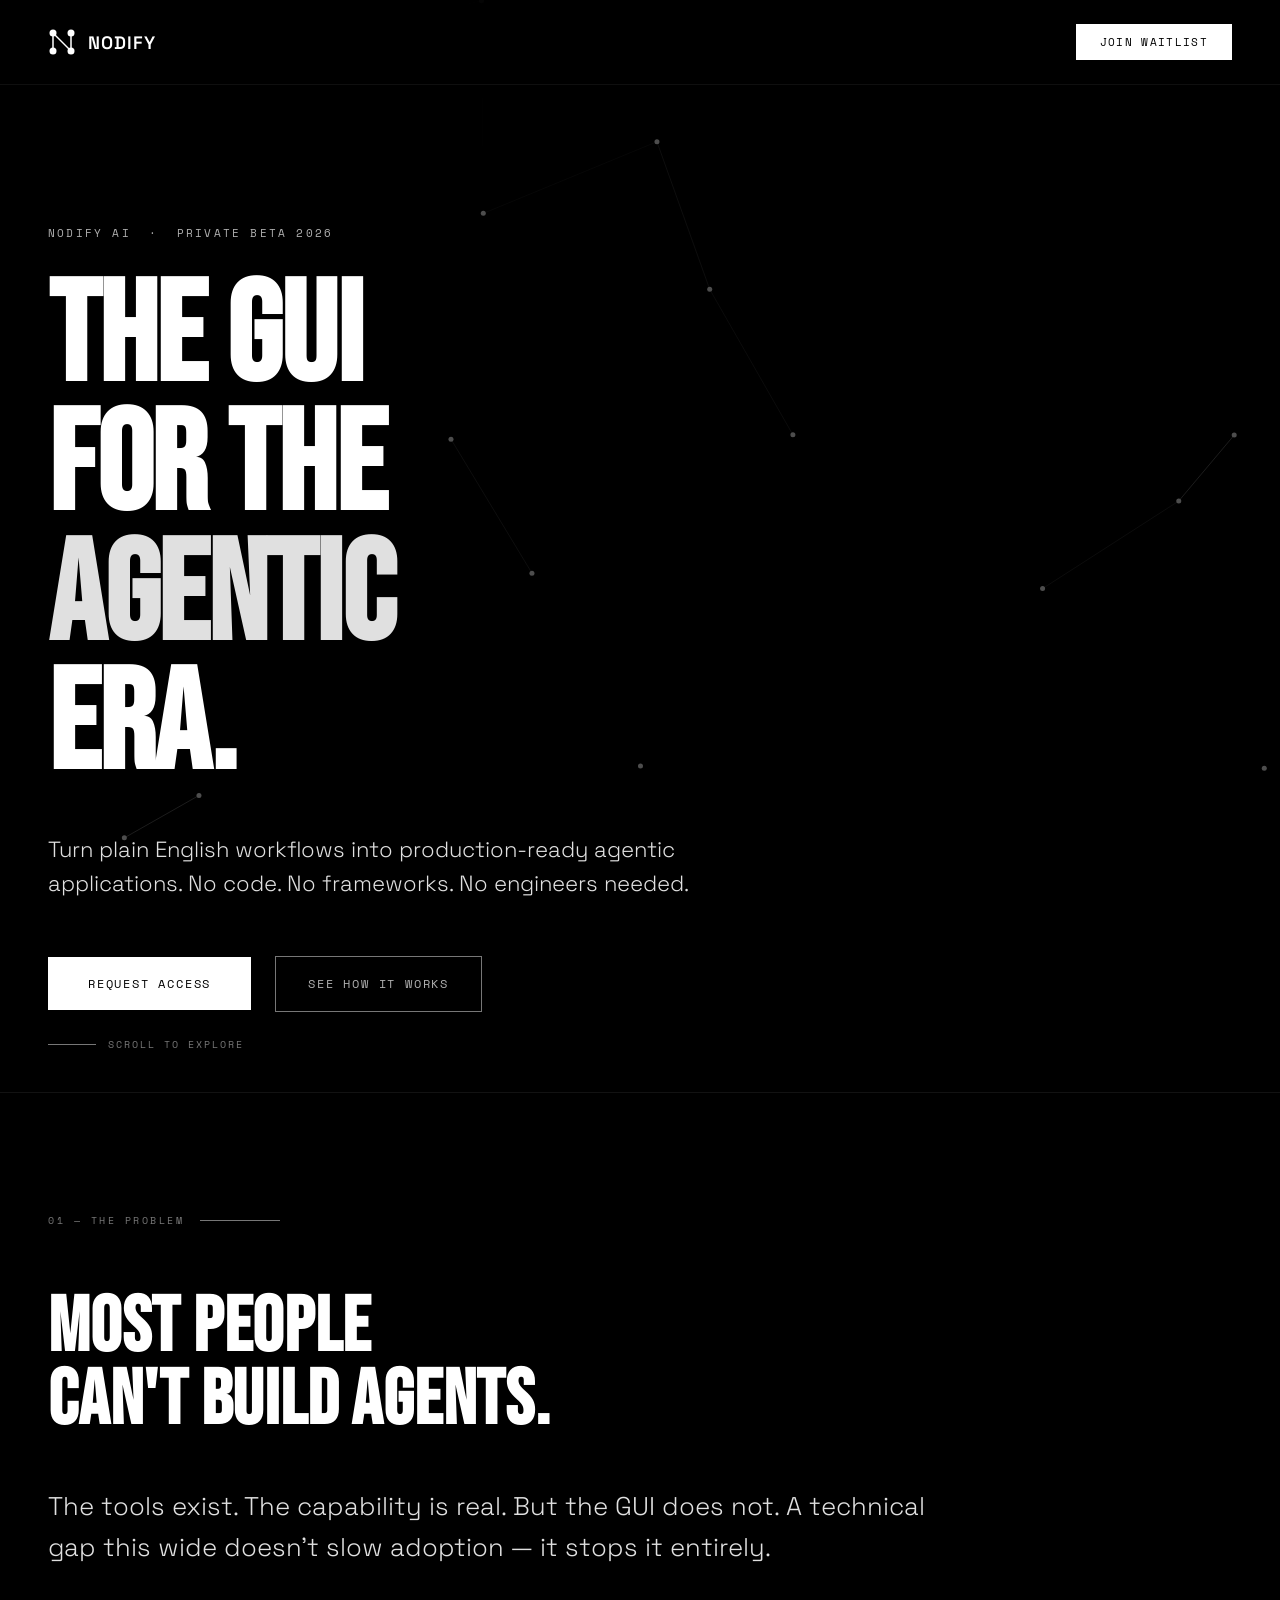
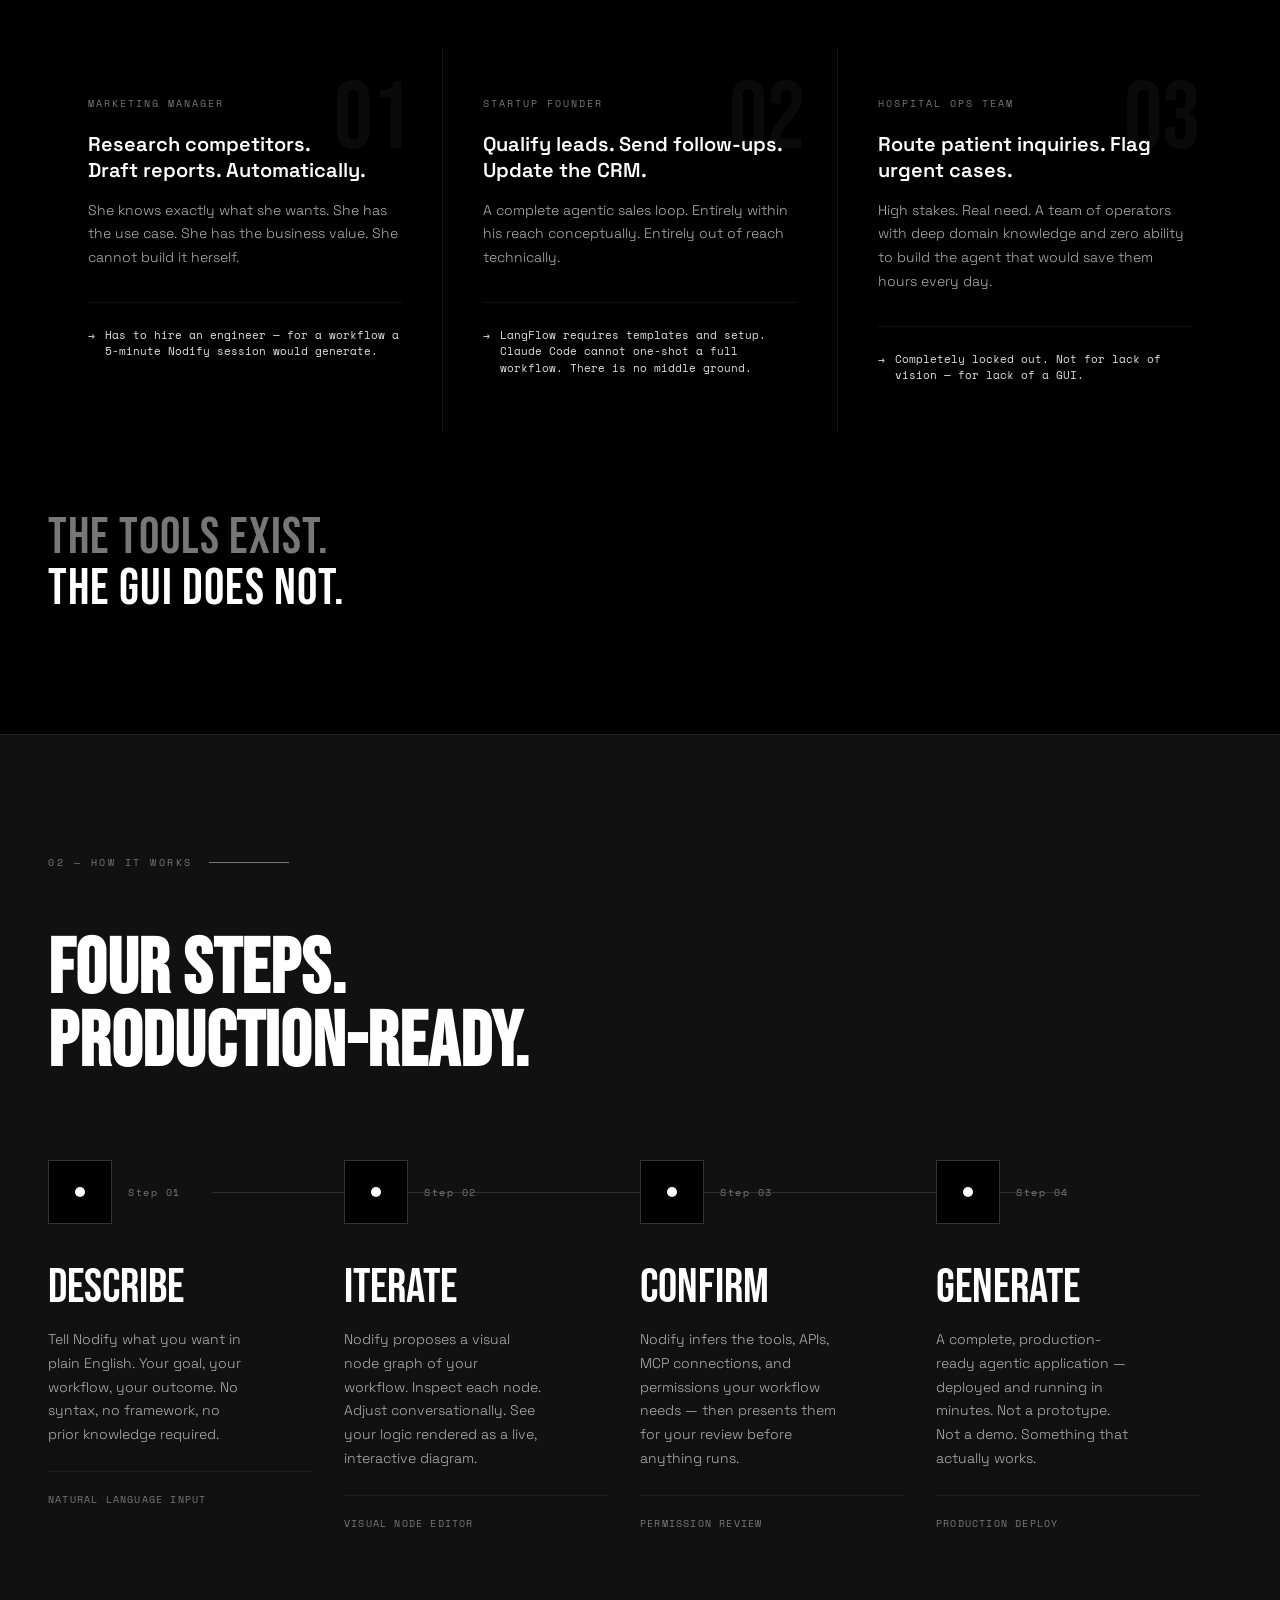
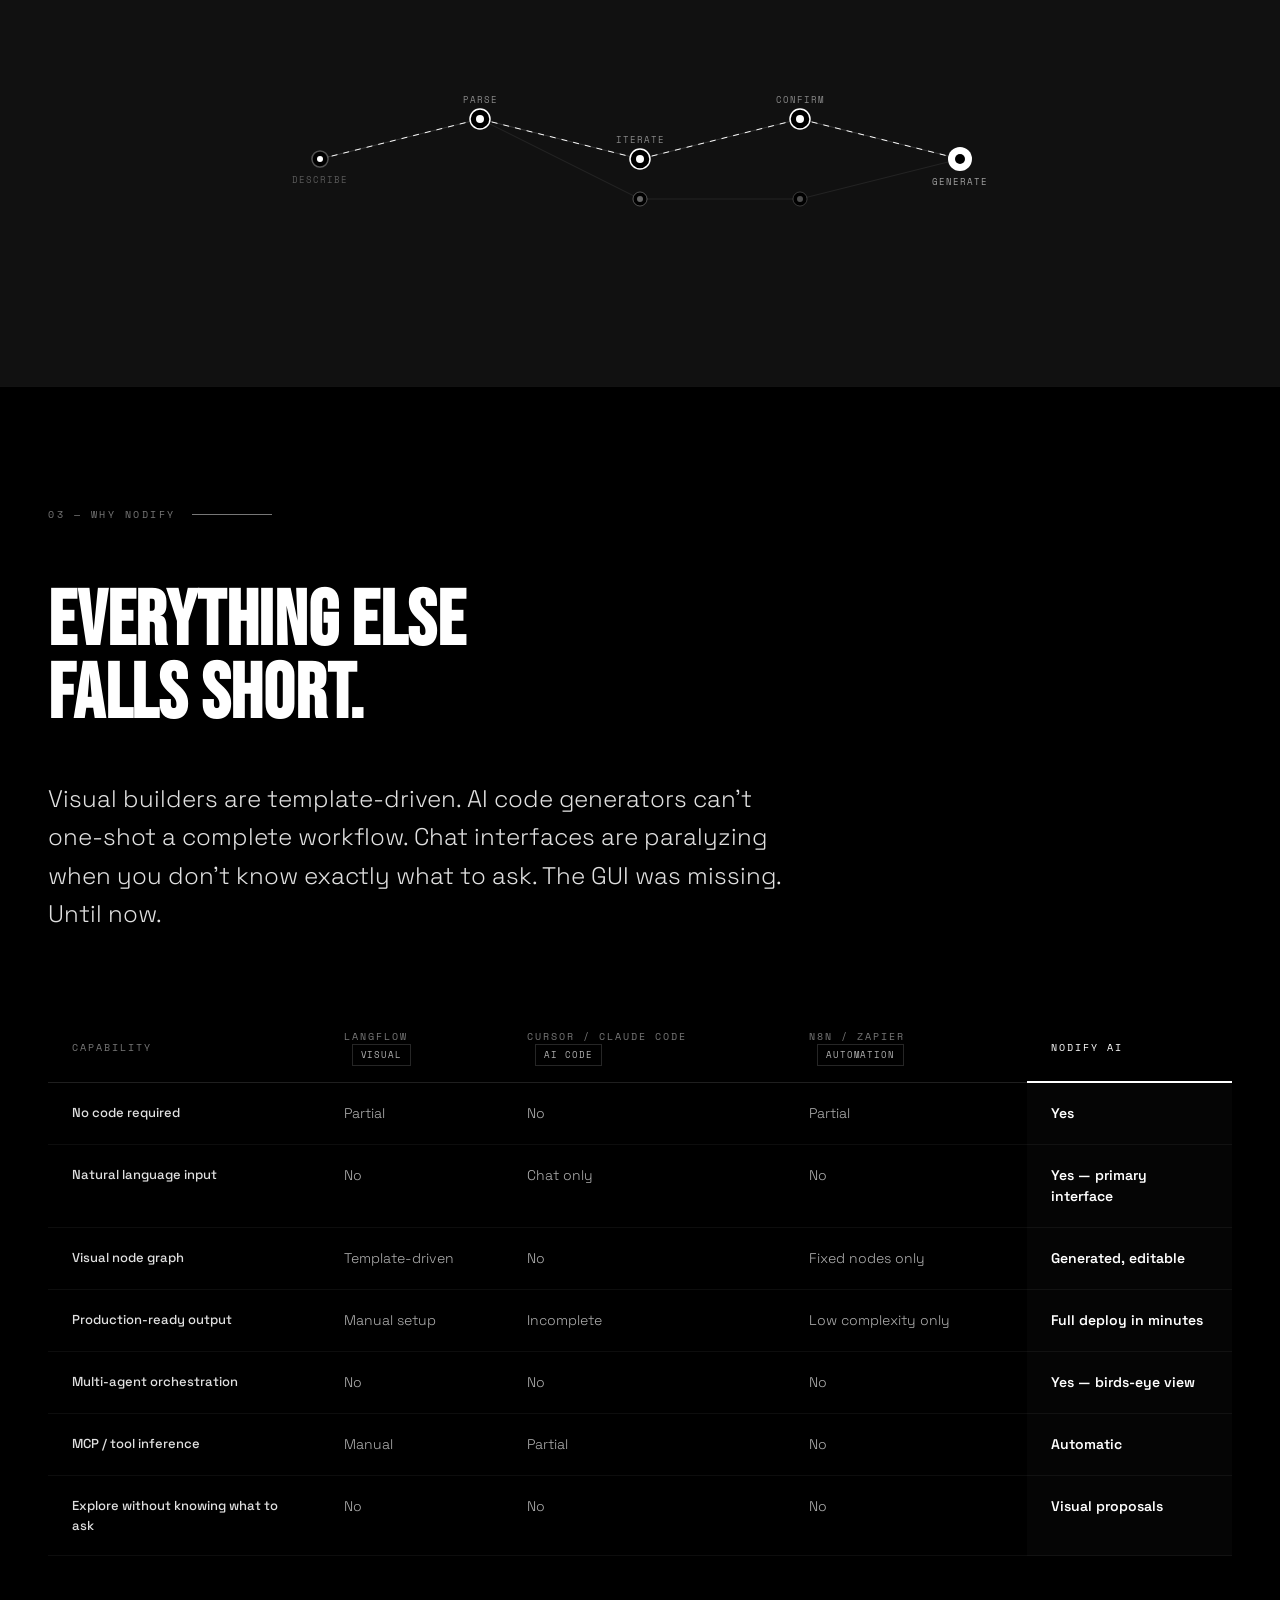
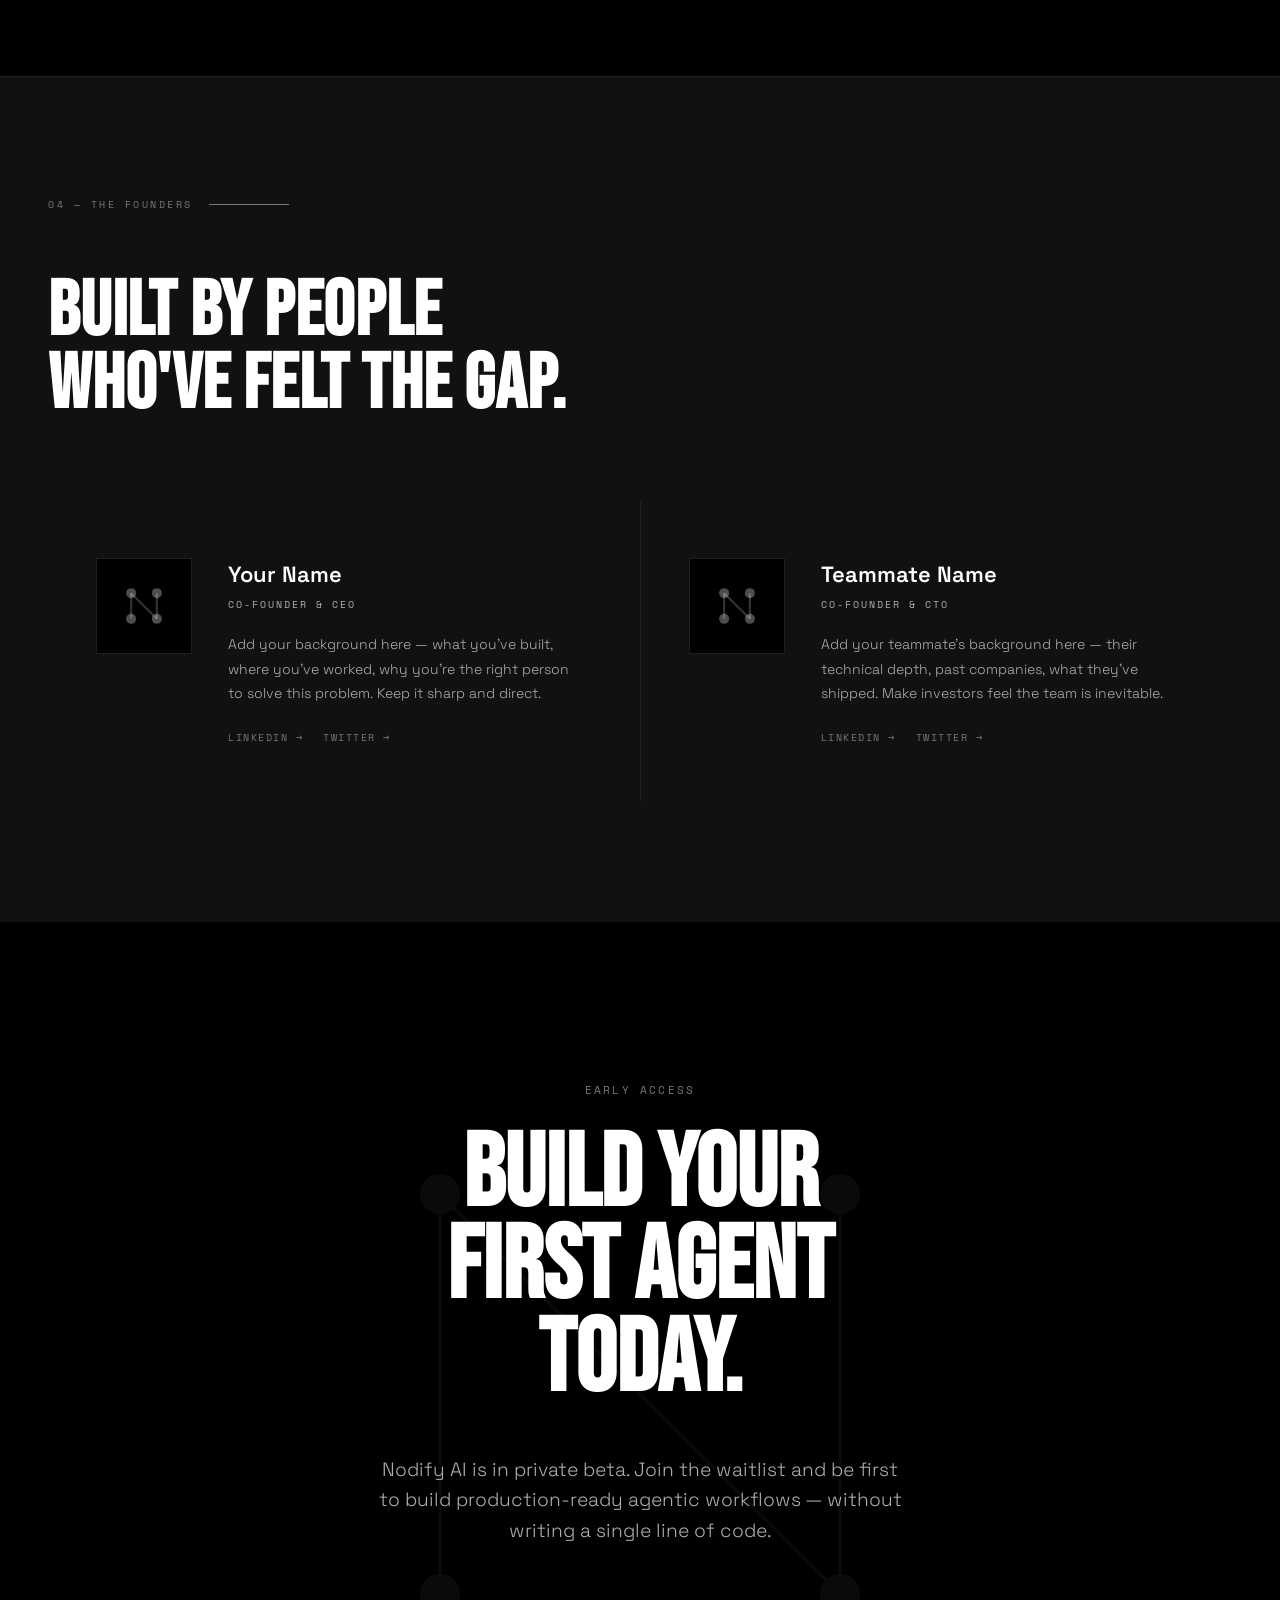
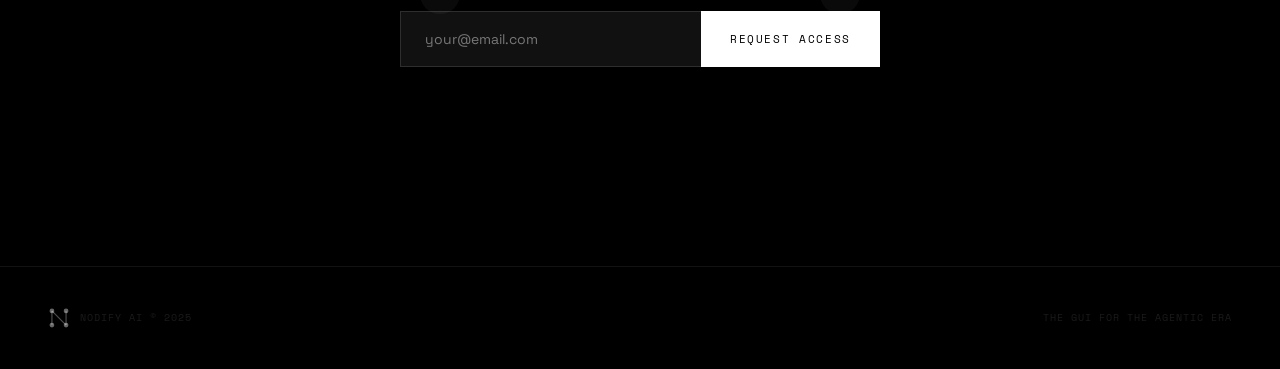
<file: project/Nodify Landing Page.html>
<!DOCTYPE html>
<html lang="en">
<head>
<meta charset="UTF-8">
<meta name="viewport" content="width=device-width, initial-scale=1.0">
<title>Nodify AI — The GUI for the Agentic Era</title>
<link rel="preconnect" href="https://fonts.googleapis.com">
<link rel="preconnect" href="https://fonts.gstatic.com" crossorigin>
<link href="https://fonts.googleapis.com/css2?family=Bebas+Neue&family=Space+Grotesk:wght@300;400;500;600&family=Space+Mono:wght@400;700&display=swap" rel="stylesheet">

<style>
  *, *::before, *::after { box-sizing: border-box; margin: 0; padding: 0; }

  :root {
    --black: #000000;
    --white: #ffffff;
    --gray-1: #f0f0f0;
    --gray-2: #e0e0e0;
    --gray-3: #b0b0b0;
    --gray-4: #777777;
    --gray-5: #1a1a1a;
    --gray-6: #111111;
  }

  html { scroll-behavior: smooth; }

  body {
    background: var(--black);
    color: var(--white);
    font-family: 'Space Grotesk', sans-serif;
    font-size: 16px;
    line-height: 1.5;
    overflow-x: hidden;
    -webkit-font-smoothing: antialiased;
  }

  /* ─── NAV ─── */
  nav {
    position: fixed;
    top: 0; left: 0; right: 0;
    z-index: 100;
    display: flex;
    justify-content: space-between;
    align-items: center;
    padding: 24px 48px;
    background: rgba(0,0,0,0.85);
    backdrop-filter: blur(12px);
    border-bottom: 1px solid rgba(255,255,255,0.06);
  }

  .nav-logo {
    display: flex;
    align-items: center;
    gap: 12px;
    text-decoration: none;
  }

  .nav-wordmark {
    font-family: 'Space Grotesk', sans-serif;
    font-weight: 600;
    font-size: 18px;
    letter-spacing: 0.05em;
    color: var(--white);
    text-transform: uppercase;
  }

  .nav-cta {
    font-family: 'Space Mono', monospace;
    font-size: 11px;
    letter-spacing: 0.12em;
    text-transform: uppercase;
    color: var(--black);
    background: var(--white);
    border: none;
    padding: 10px 24px;
    cursor: pointer;
    transition: background 0.2s, color 0.2s;
  }
  .nav-cta:hover { background: var(--gray-2); }

  /* ─── HERO ─── */
  .hero {
    min-height: 100vh;
    display: flex;
    flex-direction: column;
    justify-content: center;
    padding: 140px 48px 80px;
    position: relative;
    overflow: hidden;
  }

  .hero-bg-canvas {
    position: fixed;
    top: 0; left: 0;
    width: 100vw;
    height: 100vh;
    pointer-events: none;
    opacity: 0.2;
    z-index: 0;
  }

  nav, section, footer { position: relative; z-index: 1; }

  .hero-label {
    font-family: 'Space Mono', monospace;
    font-size: 11px;
    letter-spacing: 0.2em;
    text-transform: uppercase;
    color: var(--gray-3);
    margin-bottom: 32px;
    opacity: 0;
    animation: fadeUp 0.8s 0.2s forwards;
  }

  .hero-headline {
    font-family: 'Bebas Neue', sans-serif;
    font-size: clamp(72px, 11vw, 180px);
    line-height: 0.92;
    letter-spacing: -0.01em;
    text-transform: uppercase;
    color: var(--white);
    max-width: 14ch;
    opacity: 0;
    animation: fadeUp 0.9s 0.3s forwards;
  }

  .hero-headline em {
    font-style: normal;
    color: var(--gray-2);
  }

  .hero-tagline {
    margin-top: 40px;
    font-size: clamp(16px, 1.8vw, 22px);
    font-weight: 300;
    color: var(--gray-2);
    max-width: 48ch;
    line-height: 1.55;
    text-wrap: pretty;
    opacity: 0;
    animation: fadeUp 0.9s 0.5s forwards;
  }

  .hero-actions {
    margin-top: 56px;
    display: flex;
    align-items: center;
    gap: 24px;
    flex-wrap: wrap;
    opacity: 0;
    animation: fadeUp 0.9s 0.65s forwards;
  }

  .btn-primary {
    font-family: 'Space Mono', monospace;
    font-size: 12px;
    letter-spacing: 0.15em;
    text-transform: uppercase;
    color: var(--black);
    background: var(--white);
    border: none;
    padding: 18px 40px;
    cursor: pointer;
    transition: background 0.2s, transform 0.15s;
    white-space: nowrap;
  }
  .btn-primary:hover { background: var(--gray-1); transform: translateY(-1px); }

  .btn-ghost {
    font-family: 'Space Mono', monospace;
    font-size: 12px;
    letter-spacing: 0.15em;
    text-transform: uppercase;
    color: var(--gray-3);
    background: transparent;
    border: 1px solid var(--gray-4);
    padding: 18px 32px;
    cursor: pointer;
    transition: color 0.2s, border-color 0.2s;
    text-decoration: none;
    display: inline-block;
  }
  .btn-ghost:hover { color: var(--white); border-color: var(--gray-2); }

  .hero-scroll-hint {
    position: absolute;
    bottom: 40px;
    left: 48px;
    display: flex;
    align-items: center;
    gap: 12px;
    font-family: 'Space Mono', monospace;
    font-size: 10px;
    letter-spacing: 0.2em;
    text-transform: uppercase;
    color: var(--gray-4);
    opacity: 0;
    animation: fadeUp 1s 1.2s forwards;
  }
  .scroll-line {
    width: 48px;
    height: 1px;
    background: var(--gray-4);
  }

  /* ─── SECTION STRUCTURE ─── */
  section {
    padding: 120px 48px;
    border-top: 1px solid rgba(255,255,255,0.07);
  }

  .section-label {
    font-family: 'Space Mono', monospace;
    font-size: 10px;
    letter-spacing: 0.25em;
    text-transform: uppercase;
    color: var(--gray-4);
    margin-bottom: 64px;
    display: flex;
    align-items: center;
    gap: 16px;
  }
  .section-label::after {
    content: '';
    flex: 1;
    max-width: 80px;
    height: 1px;
    background: var(--gray-4);
  }

  .section-headline {
    font-family: 'Bebas Neue', sans-serif;
    font-size: clamp(48px, 6vw, 96px);
    line-height: 0.95;
    letter-spacing: 0.01em;
    text-transform: uppercase;
    color: var(--white);
    margin-bottom: 48px;
  }

  /* ─── PROBLEM SECTION ─── */
  .problem-section { background: var(--black); }

  .problem-intro {
    font-size: clamp(18px, 2vw, 26px);
    font-weight: 300;
    color: var(--gray-2);
    max-width: 56ch;
    line-height: 1.6;
    margin-bottom: 80px;
    text-wrap: pretty;
  }

  .problem-grid {
    display: grid;
    grid-template-columns: repeat(3, 1fr);
    gap: 1px;
    background: rgba(255,255,255,0.08);
    margin-top: 80px;
  }

  .problem-card {
    background: var(--black);
    padding: 48px 40px;
    position: relative;
  }

  .problem-card-num {
    font-family: 'Bebas Neue', sans-serif;
    font-size: 96px;
    line-height: 1;
    color: rgba(255,255,255,0.04);
    position: absolute;
    top: 24px;
    right: 32px;
    pointer-events: none;
    user-select: none;
  }

  .problem-card-role {
    font-family: 'Space Mono', monospace;
    font-size: 10px;
    letter-spacing: 0.2em;
    text-transform: uppercase;
    color: var(--gray-4);
    margin-bottom: 20px;
  }

  .problem-card-title {
    font-family: 'Space Grotesk', sans-serif;
    font-weight: 600;
    font-size: 20px;
    color: var(--white);
    margin-bottom: 16px;
    line-height: 1.3;
  }

  .problem-card-body {
    font-size: 14px;
    font-weight: 300;
    color: var(--gray-3);
    line-height: 1.7;
  }

  .problem-card-barrier {
    margin-top: 32px;
    padding-top: 24px;
    border-top: 1px solid rgba(255,255,255,0.07);
    font-family: 'Space Mono', monospace;
    font-size: 11px;
    color: var(--gray-2);
    display: flex;
    align-items: flex-start;
    gap: 10px;
    line-height: 1.5;
  }
  .problem-card-barrier::before {
    content: '→';
    flex-shrink: 0;
    margin-top: 1px;
  }

  .problem-footer {
    margin-top: 80px;
    font-family: 'Bebas Neue', sans-serif;
    font-size: clamp(32px, 4vw, 64px);
    line-height: 1;
    color: var(--gray-4);
    text-transform: uppercase;
    letter-spacing: 0.02em;
  }
  .problem-footer span { color: var(--white); }

  /* ─── HOW IT WORKS ─── */
  .how-section { background: var(--gray-6); }

  .steps-container {
    display: grid;
    grid-template-columns: repeat(4, 1fr);
    gap: 0;
    margin-top: 80px;
    position: relative;
  }

  .steps-container::before {
    content: '';
    position: absolute;
    top: 32px;
    left: calc(12.5% + 16px);
    right: calc(12.5% + 16px);
    height: 1px;
    background: rgba(255,255,255,0.12);
    pointer-events: none;
  }

  .step {
    padding: 0 32px 48px 0;
    position: relative;
  }

  .step-num-wrap {
    display: flex;
    align-items: center;
    gap: 16px;
    margin-bottom: 40px;
  }

  .step-node {
    width: 64px;
    height: 64px;
    border: 1px solid rgba(255,255,255,0.2);
    display: flex;
    align-items: center;
    justify-content: center;
    flex-shrink: 0;
    position: relative;
    background: var(--black);
  }

  .step-node-inner {
    width: 10px;
    height: 10px;
    background: var(--white);
    border-radius: 50%;
  }

  .step-num {
    font-family: 'Space Mono', monospace;
    font-size: 10px;
    letter-spacing: 0.15em;
    color: var(--gray-4);
  }

  .step-verb {
    font-family: 'Bebas Neue', sans-serif;
    font-size: 48px;
    line-height: 1;
    color: var(--white);
    margin-bottom: 16px;
    text-transform: uppercase;
  }

  .step-body {
    font-size: 14px;
    font-weight: 300;
    color: var(--gray-3);
    line-height: 1.7;
    max-width: 22ch;
  }

  .step-detail {
    margin-top: 24px;
    font-family: 'Space Mono', monospace;
    font-size: 10px;
    letter-spacing: 0.12em;
    text-transform: uppercase;
    color: var(--gray-4);
    padding-top: 20px;
    border-top: 1px solid rgba(255,255,255,0.06);
  }

  /* ─── COMPARISON ─── */
  .comparison-section { background: var(--black); }

  .comparison-intro {
    font-size: clamp(18px, 2vw, 24px);
    font-weight: 300;
    color: var(--gray-2);
    max-width: 52ch;
    line-height: 1.6;
    margin-bottom: 80px;
    text-wrap: pretty;
  }

  .comparison-table {
    width: 100%;
    border-collapse: collapse;
    font-size: 14px;
  }

  .comparison-table th {
    font-family: 'Space Mono', monospace;
    font-size: 10px;
    letter-spacing: 0.2em;
    text-transform: uppercase;
    color: var(--gray-4);
    text-align: left;
    padding: 16px 24px;
    border-bottom: 1px solid rgba(255,255,255,0.12);
    font-weight: 400;
  }

  .comparison-table th.nodify-col {
    color: var(--white);
    border-bottom: 2px solid var(--white);
  }

  .comparison-table td {
    padding: 20px 24px;
    border-bottom: 1px solid rgba(255,255,255,0.05);
    color: var(--gray-2);
    vertical-align: top;
    line-height: 1.5;
    font-weight: 300;
  }

  .comparison-table td:first-child {
    color: var(--gray-2);
    font-weight: 500;
    font-size: 13px;
  }

  .comparison-table td.nodify-col {
    color: var(--white);
    font-weight: 400;
    background: rgba(255,255,255,0.02);
  }

  .check { color: var(--white); font-weight: 600; }
  .cross { color: var(--gray-3); }

  .tag {
    display: inline-block;
    font-family: 'Space Mono', monospace;
    font-size: 9px;
    letter-spacing: 0.1em;
    text-transform: uppercase;
    border: 1px solid rgba(255,255,255,0.15);
    padding: 3px 8px;
    color: var(--gray-3);
    margin-left: 8px;
    vertical-align: middle;
  }

  /* ─── NODE GRAPH VISUAL ─── */
  .graph-visual-section {
    background: var(--gray-6);
    padding: 120px 48px;
    border-top: 1px solid rgba(255,255,255,0.07);
    text-align: center;
    overflow: hidden;
    position: relative;
  }

  .graph-canvas-wrap {
    max-width: 800px;
    margin: 80px auto 0;
    position: relative;
  }

  /* ─── WAITLIST / CTA ─── */
  .cta-section {
    background: var(--black);
    padding: 160px 48px;
    text-align: center;
    position: relative;
    overflow: hidden;
  }

  .cta-bg-node {
    position: absolute;
    inset: 0;
    display: flex;
    align-items: center;
    justify-content: center;
    opacity: 0.04;
    pointer-events: none;
  }

  .cta-eyebrow {
    font-family: 'Space Mono', monospace;
    font-size: 11px;
    letter-spacing: 0.2em;
    text-transform: uppercase;
    color: var(--gray-4);
    margin-bottom: 32px;
  }

  .cta-headline {
    font-family: 'Bebas Neue', sans-serif;
    font-size: clamp(56px, 8vw, 128px);
    line-height: 0.9;
    text-transform: uppercase;
    color: var(--white);
    margin-bottom: 48px;
    position: relative;
  }

  .cta-sub {
    font-size: clamp(16px, 1.5vw, 20px);
    font-weight: 300;
    color: var(--gray-3);
    max-width: 44ch;
    margin: 0 auto 64px;
    line-height: 1.6;
    text-wrap: pretty;
  }

  .waitlist-form {
    display: flex;
    max-width: 480px;
    margin: 0 auto;
    gap: 0;
  }

  .waitlist-input {
    flex: 1;
    background: var(--gray-6);
    border: 1px solid rgba(255,255,255,0.12);
    border-right: none;
    color: var(--white);
    font-family: 'Space Grotesk', sans-serif;
    font-size: 14px;
    padding: 18px 24px;
    outline: none;
    transition: border-color 0.2s;
  }
  .waitlist-input::placeholder { color: var(--gray-4); }
  .waitlist-input:focus { border-color: rgba(255,255,255,0.3); }

  .waitlist-submit {
    font-family: 'Space Mono', monospace;
    font-size: 11px;
    letter-spacing: 0.15em;
    text-transform: uppercase;
    color: var(--black);
    background: var(--white);
    border: 1px solid var(--white);
    padding: 18px 28px;
    cursor: pointer;
    transition: background 0.2s;
    white-space: nowrap;
  }
  .waitlist-submit:hover { background: var(--gray-1); }

  .cta-footnote {
    margin-top: 24px;
    font-family: 'Space Mono', monospace;
    font-size: 10px;
    letter-spacing: 0.12em;
    text-transform: uppercase;
    color: var(--gray-5);
  }

  /* ─── FOOTER ─── */
  footer {
    border-top: 1px solid rgba(255,255,255,0.07);
    padding: 40px 48px;
    display: flex;
    justify-content: space-between;
    align-items: center;
  }

  .footer-logo {
    display: flex;
    align-items: center;
    gap: 10px;
  }

  .footer-copy {
    font-family: 'Space Mono', monospace;
    font-size: 10px;
    letter-spacing: 0.1em;
    color: var(--gray-5);
    text-transform: uppercase;
  }

  /* ─── ANIMATIONS ─── */
  @keyframes fadeUp {
    from { opacity: 0; transform: translateY(20px); }
    to { opacity: 1; transform: translateY(0); }
  }

  @keyframes nodePulse {
    0%, 100% { opacity: 1; r: 5; }
    50% { opacity: 0.4; r: 7; }
  }

  @keyframes dashFlow {
    to { stroke-dashoffset: -40; }
  }

  .flow-edge {
    stroke-dasharray: 6 6;
    animation: dashFlow 2s linear infinite;
  }

  /* Scroll-triggered reveals */
  .reveal {
    opacity: 0;
    transform: translateY(32px);
    transition: opacity 0.8s ease, transform 0.8s ease;
  }
  .reveal.visible {
    opacity: 1;
    transform: none;
  }

  /* ─── RESPONSIVE ─── */
  @media (max-width: 900px) {
    nav { padding: 20px 24px; }
    .hero { padding: 120px 24px 60px; }
    section { padding: 80px 24px; }
    .problem-grid { grid-template-columns: 1fr; }
    .steps-container { grid-template-columns: repeat(2, 1fr); gap: 48px; }
    .steps-container::before { display: none; }
    footer { flex-direction: column; gap: 16px; text-align: center; }
    .waitlist-form { flex-direction: column; }
    .waitlist-input { border-right: 1px solid rgba(255,255,255,0.12); border-bottom: none; }
  }

  @media (max-width: 600px) {
    .steps-container { grid-template-columns: 1fr; }
    .hero { padding: 100px 20px 60px; }
    section { padding: 64px 20px; }
    nav { padding: 16px 20px; }
    .hero-actions { gap: 16px; }
  }

  /* ─── FOUNDERS ─── */
  .founders-section { background: var(--gray-6); }

  .founders-grid {
    display: grid;
    grid-template-columns: repeat(2, 1fr);
    gap: 1px;
    background: rgba(255,255,255,0.08);
    margin-top: 80px;
  }

  .founder-card {
    background: var(--gray-6);
    padding: 56px 48px;
    display: flex;
    gap: 36px;
    align-items: flex-start;
  }

  .founder-avatar {
    flex-shrink: 0;
  }

  .founder-avatar-placeholder {
    width: 96px;
    height: 96px;
    border: 1px solid rgba(255,255,255,0.12);
    display: flex;
    align-items: center;
    justify-content: center;
    background: var(--black);
  }

  .founder-name {
    font-family: 'Space Grotesk', sans-serif;
    font-weight: 600;
    font-size: 22px;
    color: var(--white);
    margin-bottom: 6px;
  }

  .founder-title {
    font-family: 'Space Mono', monospace;
    font-size: 10px;
    letter-spacing: 0.2em;
    text-transform: uppercase;
    color: var(--gray-3);
    margin-bottom: 20px;
  }

  .founder-bio {
    font-size: 14px;
    font-weight: 300;
    color: var(--gray-3);
    line-height: 1.75;
    max-width: 38ch;
    text-wrap: pretty;
    margin-bottom: 24px;
  }

  .founder-links {
    display: flex;
    gap: 20px;
  }

  .founder-link {
    font-family: 'Space Mono', monospace;
    font-size: 10px;
    letter-spacing: 0.15em;
    text-transform: uppercase;
    color: var(--gray-4);
    text-decoration: none;
    transition: color 0.2s;
  }
  .founder-link:hover { color: var(--white); }

  @media (max-width: 900px) {
    .founders-grid { grid-template-columns: 1fr; }
    .founder-card { flex-direction: column; padding: 40px 24px; }
  }

  /* Tweaks panel */
  #tweaks-panel {
    display: none;
    position: fixed;
    bottom: 24px; right: 24px;
    background: #111;
    border: 1px solid rgba(255,255,255,0.15);
    padding: 24px;
    z-index: 9999;
    min-width: 260px;
    font-family: 'Space Grotesk', sans-serif;
  }
  #tweaks-panel.visible { display: block; }
  .tweaks-title {
    font-family: 'Space Mono', monospace;
    font-size: 10px;
    letter-spacing: 0.2em;
    text-transform: uppercase;
    color: var(--gray-3);
    margin-bottom: 20px;
  }
  .tweak-row {
    margin-bottom: 16px;
  }
  .tweak-label {
    font-size: 11px;
    color: var(--gray-3);
    margin-bottom: 8px;
    display: block;
    font-family: 'Space Mono', monospace;
    letter-spacing: 0.1em;
    text-transform: uppercase;
  }
  .tweak-select, .tweak-range {
    width: 100%;
    background: #000;
    border: 1px solid rgba(255,255,255,0.12);
    color: var(--white);
    padding: 8px 12px;
    font-family: 'Space Grotesk', sans-serif;
    font-size: 13px;
    outline: none;
  }
  .tweak-range { padding: 4px 0; }
</style>
</head>
<body>

<!-- NAV -->
<nav>
  <a class="nav-logo" href="#">
    <svg width="28" height="28" viewBox="0 0 28 28" fill="none" xmlns="http://www.w3.org/2000/svg">
      <circle cx="5" cy="23" r="3.5" fill="white"/>
      <circle cx="5" cy="5" r="3.5" fill="white"/>
      <circle cx="23" cy="23" r="3.5" fill="white"/>
      <circle cx="23" cy="5" r="3.5" fill="white"/>
      <line x1="5" y1="23" x2="5" y2="5" stroke="white" stroke-width="1.5"/>
      <line x1="5" y1="5" x2="23" y2="23" stroke="white" stroke-width="1.5"/>
      <line x1="23" y1="23" x2="23" y2="5" stroke="white" stroke-width="1.5"/>
    </svg>
    <span class="nav-wordmark">Nodify</span>
  </a>
  <button class="nav-cta" onclick="document.getElementById('waitlist').scrollIntoView({behavior:'smooth'})">Join Waitlist</button>
</nav>

<!-- GLOBAL NODE BACKGROUND -->
<svg id="heroBg" xmlns="http://www.w3.org/2000/svg" style="position:fixed;top:0;left:0;width:100vw;height:100vh;pointer-events:none;opacity:0.3;z-index:0;"></svg>

<!-- HERO -->
<section class="hero" style="border-top: none;">
  <div class="hero-label">Nodify AI &nbsp;·&nbsp; Private Beta 2026</div>

  <h1 class="hero-headline">
    The GUI<br>for the<br><em>Agentic</em><br>Era.
  </h1>

  <p class="hero-tagline">
    Turn plain English workflows into production-ready agentic applications. No code. No frameworks. No engineers needed.
  </p>

  <div class="hero-actions">
    <button class="btn-primary" onclick="document.getElementById('waitlist').scrollIntoView({behavior:'smooth'})">
      Request Access
    </button>
    <a class="btn-ghost" href="#how-it-works">See How It Works</a>
  </div>

  <div class="hero-scroll-hint">
    <span class="scroll-line"></span>
    <span>Scroll to explore</span>
  </div>
</section>

<!-- PROBLEM -->
<section class="problem-section" id="problem">
  <div class="section-label">01 — The Problem</div>

  <h2 class="section-headline reveal">Most people<br>can't build agents.</h2>

  <p class="problem-intro reveal">
    The tools exist. The capability is real. But the GUI does not. A technical gap this wide doesn't slow adoption — it stops it entirely.
  </p>

  <div class="problem-grid reveal">
    <div class="problem-card">
      <div class="problem-card-num">01</div>
      <div class="problem-card-role">Marketing Manager</div>
      <div class="problem-card-title">Research competitors.<br>Draft reports. Automatically.</div>
      <div class="problem-card-body">She knows exactly what she wants. She has the use case. She has the business value. She cannot build it herself.</div>
      <div class="problem-card-barrier">Has to hire an engineer — for a workflow a 5-minute Nodify session would generate.</div>
    </div>
    <div class="problem-card">
      <div class="problem-card-num">02</div>
      <div class="problem-card-role">Startup Founder</div>
      <div class="problem-card-title">Qualify leads. Send follow-ups. Update the CRM.</div>
      <div class="problem-card-body">A complete agentic sales loop. Entirely within his reach conceptually. Entirely out of reach technically.</div>
      <div class="problem-card-barrier">LangFlow requires templates and setup. Claude Code cannot one-shot a full workflow. There is no middle ground.</div>
    </div>
    <div class="problem-card">
      <div class="problem-card-num">03</div>
      <div class="problem-card-role">Hospital Ops Team</div>
      <div class="problem-card-title">Route patient inquiries. Flag urgent cases.</div>
      <div class="problem-card-body">High stakes. Real need. A team of operators with deep domain knowledge and zero ability to build the agent that would save them hours every day.</div>
      <div class="problem-card-barrier">Completely locked out. Not for lack of vision — for lack of a GUI.</div>
    </div>
  </div>

  <div class="problem-footer reveal">
    The tools exist.<br>
    <span>The GUI does not.</span>
  </div>
</section>

<!-- HOW IT WORKS -->
<section class="how-section" id="how-it-works">
  <div class="section-label">02 — How It Works</div>
  <h2 class="section-headline reveal">Four steps.<br>Production-ready.</h2>

  <div class="steps-container">
    <div class="step reveal">
      <div class="step-num-wrap">
        <div class="step-node"><div class="step-node-inner"></div></div>
        <span class="step-num">Step 01</span>
      </div>
      <div class="step-verb">Describe</div>
      <div class="step-body">Tell Nodify what you want in plain English. Your goal, your workflow, your outcome. No syntax, no framework, no prior knowledge required.</div>
      <div class="step-detail">Natural language input</div>
    </div>

    <div class="step reveal" style="transition-delay: 0.1s">
      <div class="step-num-wrap">
        <div class="step-node"><div class="step-node-inner"></div></div>
        <span class="step-num">Step 02</span>
      </div>
      <div class="step-verb">Iterate</div>
      <div class="step-body">Nodify proposes a visual node graph of your workflow. Inspect each node. Adjust conversationally. See your logic rendered as a live, interactive diagram.</div>
      <div class="step-detail">Visual node editor</div>
    </div>

    <div class="step reveal" style="transition-delay: 0.2s">
      <div class="step-num-wrap">
        <div class="step-node"><div class="step-node-inner"></div></div>
        <span class="step-num">Step 03</span>
      </div>
      <div class="step-verb">Confirm</div>
      <div class="step-body">Nodify infers the tools, APIs, MCP connections, and permissions your workflow needs — then presents them for your review before anything runs.</div>
      <div class="step-detail">Permission review</div>
    </div>

    <div class="step reveal" style="transition-delay: 0.3s">
      <div class="step-num-wrap">
        <div class="step-node"><div class="step-node-inner"></div></div>
        <span class="step-num">Step 04</span>
      </div>
      <div class="step-verb">Generate</div>
      <div class="step-body">A complete, production-ready agentic application — deployed and running in minutes. Not a prototype. Not a demo. Something that actually works.</div>
      <div class="step-detail">Production deploy</div>
    </div>
  </div>

  <!-- Mini node graph visual -->
  <div class="graph-canvas-wrap reveal" style="transition-delay:0.2s">
    <svg width="100%" viewBox="0 0 800 200" fill="none" xmlns="http://www.w3.org/2000/svg" style="overflow:visible">
      <!-- Edges -->
      <line x1="80" y1="100" x2="240" y2="60" stroke="rgba(255,255,255,0.15)" stroke-width="1"/>
      <line x1="240" y1="60" x2="400" y2="100" stroke="rgba(255,255,255,0.15)" stroke-width="1"/>
      <line x1="240" y1="60" x2="400" y2="140" stroke="rgba(255,255,255,0.08)" stroke-width="1"/>
      <line x1="400" y1="100" x2="560" y2="60" stroke="rgba(255,255,255,0.15)" stroke-width="1"/>
      <line x1="400" y1="140" x2="560" y2="140" stroke="rgba(255,255,255,0.08)" stroke-width="1"/>
      <line x1="560" y1="60" x2="720" y2="100" stroke="rgba(255,255,255,0.15)" stroke-width="1"/>
      <line x1="560" y1="140" x2="720" y2="100" stroke="rgba(255,255,255,0.08)" stroke-width="1"/>
      <!-- Flow edges animated -->
      <line x1="80" y1="100" x2="240" y2="60" stroke="white" stroke-width="1" stroke-dasharray="6 10" class="flow-edge"/>
      <line x1="240" y1="60" x2="400" y2="100" stroke="white" stroke-width="1" stroke-dasharray="6 10" class="flow-edge" style="animation-delay:-0.6s"/>
      <line x1="400" y1="100" x2="560" y2="60" stroke="white" stroke-width="1" stroke-dasharray="6 10" class="flow-edge" style="animation-delay:-1.2s"/>
      <line x1="560" y1="60" x2="720" y2="100" stroke="white" stroke-width="1" stroke-dasharray="6 10" class="flow-edge" style="animation-delay:-1.8s"/>
      <!-- Nodes -->
      <circle cx="80" cy="100" r="8" fill="black" stroke="rgba(255,255,255,0.3)" stroke-width="1.5"/>
      <circle cx="80" cy="100" r="3" fill="white" style="animation: nodePulse 2.5s ease-in-out infinite;"/>
      <circle cx="240" cy="60" r="10" fill="black" stroke="white" stroke-width="1.5"/>
      <circle cx="240" cy="60" r="4" fill="white"/>
      <circle cx="400" cy="100" r="10" fill="black" stroke="white" stroke-width="1.5"/>
      <circle cx="400" cy="100" r="4" fill="white"/>
      <circle cx="400" cy="140" r="7" fill="black" stroke="rgba(255,255,255,0.3)" stroke-width="1"/>
      <circle cx="400" cy="140" r="3" fill="rgba(255,255,255,0.4)"/>
      <circle cx="560" cy="60" r="10" fill="black" stroke="white" stroke-width="1.5"/>
      <circle cx="560" cy="60" r="4" fill="white"/>
      <circle cx="560" cy="140" r="7" fill="black" stroke="rgba(255,255,255,0.2)" stroke-width="1"/>
      <circle cx="560" cy="140" r="3" fill="rgba(255,255,255,0.3)"/>
      <circle cx="720" cy="100" r="12" fill="white"/>
      <circle cx="720" cy="100" r="5" fill="black"/>
      <!-- Labels -->
      <text x="80" y="124" text-anchor="middle" fill="rgba(255,255,255,0.3)" font-family="Space Mono, monospace" font-size="9" letter-spacing="1">DESCRIBE</text>
      <text x="240" y="44" text-anchor="middle" fill="rgba(255,255,255,0.5)" font-family="Space Mono, monospace" font-size="9" letter-spacing="1">PARSE</text>
      <text x="400" y="84" text-anchor="middle" fill="rgba(255,255,255,0.5)" font-family="Space Mono, monospace" font-size="9" letter-spacing="1">ITERATE</text>
      <text x="560" y="44" text-anchor="middle" fill="rgba(255,255,255,0.5)" font-family="Space Mono, monospace" font-size="9" letter-spacing="1">CONFIRM</text>
      <text x="720" y="126" text-anchor="middle" fill="rgba(255,255,255,0.6)" font-family="Space Mono, monospace" font-size="9" letter-spacing="1">GENERATE</text>
    </svg>
  </div>
</section>

<!-- WHY NODIFY -->
<section class="comparison-section" id="why-nodify">
  <div class="section-label">03 — Why Nodify</div>
  <h2 class="section-headline reveal">Everything else<br>falls short.</h2>

  <p class="comparison-intro reveal">
    Visual builders are template-driven. AI code generators can't one-shot a complete workflow. Chat interfaces are paralyzing when you don't know exactly what to ask. The GUI was missing. Until now.
  </p>

  <table class="comparison-table reveal">
    <thead>
      <tr>
        <th>Capability</th>
        <th>LangFlow <span class="tag">Visual</span></th>
        <th>Cursor / Claude Code <span class="tag">AI Code</span></th>
        <th>n8n / Zapier <span class="tag">Automation</span></th>
        <th class="nodify-col">Nodify AI</th>
      </tr>
    </thead>
    <tbody>
      <tr>
        <td>No code required</td>
        <td><span class="cross">Partial</span></td>
        <td><span class="cross">No</span></td>
        <td><span class="cross">Partial</span></td>
        <td class="nodify-col"><span class="check">Yes</span></td>
      </tr>
      <tr>
        <td>Natural language input</td>
        <td><span class="cross">No</span></td>
        <td><span class="cross">Chat only</span></td>
        <td><span class="cross">No</span></td>
        <td class="nodify-col"><span class="check">Yes — primary interface</span></td>
      </tr>
      <tr>
        <td>Visual node graph</td>
        <td><span class="cross">Template-driven</span></td>
        <td><span class="cross">No</span></td>
        <td><span class="cross">Fixed nodes only</span></td>
        <td class="nodify-col"><span class="check">Generated, editable</span></td>
      </tr>
      <tr>
        <td>Production-ready output</td>
        <td><span class="cross">Manual setup</span></td>
        <td><span class="cross">Incomplete</span></td>
        <td><span class="cross">Low complexity only</span></td>
        <td class="nodify-col"><span class="check">Full deploy in minutes</span></td>
      </tr>
      <tr>
        <td>Multi-agent orchestration</td>
        <td><span class="cross">No</span></td>
        <td><span class="cross">No</span></td>
        <td><span class="cross">No</span></td>
        <td class="nodify-col"><span class="check">Yes — birds-eye view</span></td>
      </tr>
      <tr>
        <td>MCP / tool inference</td>
        <td><span class="cross">Manual</span></td>
        <td><span class="cross">Partial</span></td>
        <td><span class="cross">No</span></td>
        <td class="nodify-col"><span class="check">Automatic</span></td>
      </tr>
      <tr>
        <td>Explore without knowing what to ask</td>
        <td><span class="cross">No</span></td>
        <td><span class="cross">No</span></td>
        <td><span class="cross">No</span></td>
        <td class="nodify-col"><span class="check">Visual proposals</span></td>
      </tr>
    </tbody>
  </table>
</section>

<!-- FOUNDERS -->
<section class="founders-section" id="founders">
  <div class="section-label">04 — The Founders</div>
  <h2 class="section-headline reveal">Built by people<br>who've felt the gap.</h2>

  <div class="founders-grid reveal">
    <div class="founder-card">
      <div class="founder-avatar">
        <div class="founder-avatar-placeholder">
          <svg width="40" height="40" viewBox="0 0 28 28" fill="none" xmlns="http://www.w3.org/2000/svg">
            <circle cx="5" cy="23" r="3.5" fill="rgba(255,255,255,0.3)"/>
            <circle cx="5" cy="5" r="3.5" fill="rgba(255,255,255,0.3)"/>
            <circle cx="23" cy="23" r="3.5" fill="rgba(255,255,255,0.3)"/>
            <circle cx="23" cy="5" r="3.5" fill="rgba(255,255,255,0.3)"/>
            <line x1="5" y1="23" x2="5" y2="5" stroke="rgba(255,255,255,0.2)" stroke-width="1.5"/>
            <line x1="5" y1="5" x2="23" y2="23" stroke="rgba(255,255,255,0.2)" stroke-width="1.5"/>
            <line x1="23" y1="23" x2="23" y2="5" stroke="rgba(255,255,255,0.2)" stroke-width="1.5"/>
          </svg>
        </div>
      </div>
      <div class="founder-info">
        <div class="founder-name">Your Name</div>
        <div class="founder-title">Co-Founder &amp; CEO</div>
        <p class="founder-bio">Add your background here — what you've built, where you've worked, why you're the right person to solve this problem. Keep it sharp and direct.</p>
        <div class="founder-links">
          <a href="#" class="founder-link">LinkedIn →</a>
          <a href="#" class="founder-link">Twitter →</a>
        </div>
      </div>
    </div>

    <div class="founder-card">
      <div class="founder-avatar">
        <div class="founder-avatar-placeholder">
          <svg width="40" height="40" viewBox="0 0 28 28" fill="none" xmlns="http://www.w3.org/2000/svg">
            <circle cx="5" cy="23" r="3.5" fill="rgba(255,255,255,0.3)"/>
            <circle cx="5" cy="5" r="3.5" fill="rgba(255,255,255,0.3)"/>
            <circle cx="23" cy="23" r="3.5" fill="rgba(255,255,255,0.3)"/>
            <circle cx="23" cy="5" r="3.5" fill="rgba(255,255,255,0.3)"/>
            <line x1="5" y1="23" x2="5" y2="5" stroke="rgba(255,255,255,0.2)" stroke-width="1.5"/>
            <line x1="5" y1="5" x2="23" y2="23" stroke="rgba(255,255,255,0.2)" stroke-width="1.5"/>
            <line x1="23" y1="23" x2="23" y2="5" stroke="rgba(255,255,255,0.2)" stroke-width="1.5"/>
          </svg>
        </div>
      </div>
      <div class="founder-info">
        <div class="founder-name">Teammate Name</div>
        <div class="founder-title">Co-Founder &amp; CTO</div>
        <p class="founder-bio">Add your teammate's background here — their technical depth, past companies, what they've shipped. Make investors feel the team is inevitable.</p>
        <div class="founder-links">
          <a href="#" class="founder-link">LinkedIn →</a>
          <a href="#" class="founder-link">Twitter →</a>
        </div>
      </div>
    </div>
  </div>
</section>

<!-- CTA -->
<section class="cta-section" id="waitlist">
  <div class="cta-bg-node">
    <svg width="600" height="600" viewBox="0 0 600 600" fill="none" xmlns="http://www.w3.org/2000/svg">
      <circle cx="100" cy="500" r="20" fill="white"/>
      <circle cx="100" cy="100" r="20" fill="white"/>
      <circle cx="500" cy="500" r="20" fill="white"/>
      <circle cx="500" cy="100" r="20" fill="white"/>
      <line x1="100" y1="500" x2="100" y2="100" stroke="white" stroke-width="3"/>
      <line x1="100" y1="100" x2="500" y2="500" stroke="white" stroke-width="3"/>
      <line x1="500" y1="500" x2="500" y2="100" stroke="white" stroke-width="3"/>
    </svg>
  </div>

  <div class="cta-eyebrow">Early Access</div>

  <h2 class="cta-headline reveal">
    Build your<br>first agent<br>today.
  </h2>

  <p class="cta-sub reveal">
    Nodify AI is in private beta. Join the waitlist and be first to build production-ready agentic workflows — without writing a single line of code.
  </p>

  <div class="waitlist-form reveal">
    <input class="waitlist-input" type="email" placeholder="your@email.com" id="emailInput"/>
    <button class="waitlist-submit" onclick="handleWaitlist()">Request Access</button>
  </div>
  <div class="cta-footnote" id="waitlist-confirm" style="opacity:0; transition: opacity 0.4s;">&mdash; You're on the list. We'll be in touch. &mdash;</div>
</section>

<!-- FOOTER -->
<footer>
  <div class="footer-logo">
    <svg width="22" height="22" viewBox="0 0 28 28" fill="none" xmlns="http://www.w3.org/2000/svg">
      <circle cx="5" cy="23" r="3" fill="rgba(255,255,255,0.4)"/>
      <circle cx="5" cy="5" r="3" fill="rgba(255,255,255,0.4)"/>
      <circle cx="23" cy="23" r="3" fill="rgba(255,255,255,0.4)"/>
      <circle cx="23" cy="5" r="3" fill="rgba(255,255,255,0.4)"/>
      <line x1="5" y1="23" x2="5" y2="5" stroke="rgba(255,255,255,0.3)" stroke-width="1.5"/>
      <line x1="5" y1="5" x2="23" y2="23" stroke="rgba(255,255,255,0.3)" stroke-width="1.5"/>
      <line x1="23" y1="23" x2="23" y2="5" stroke="rgba(255,255,255,0.3)" stroke-width="1.5"/>
    </svg>
    <span class="footer-copy">Nodify AI &copy; 2025</span>
  </div>
  <div class="footer-copy">The GUI for the Agentic Era</div>
</footer>

<!-- TWEAKS -->
<div id="tweaks-panel">
  <div class="tweaks-title">Tweaks</div>
  <div class="tweak-row">
    <label class="tweak-label">Hero Headline Size</label>
    <input class="tweak-range" type="range" min="60" max="200" value="180" id="tweak-headline-size"
      oninput="document.querySelector('.hero-headline').style.fontSize = this.value + 'px'">
  </div>
  <div class="tweak-row">
    <label class="tweak-label">Surface Shade</label>
    <select class="tweak-select" id="tweak-bg" onchange="applyBgTweak(this.value)">
      <option value="black">Pure Black</option>
      <option value="#0a0a0a">Near Black</option>
      <option value="#111">Dark Charcoal</option>
    </select>
  </div>
  <div class="tweak-row">
    <label class="tweak-label">Body Font</label>
    <select class="tweak-select" onchange="document.body.style.fontFamily = this.value">
      <option value="'Space Grotesk', sans-serif">Space Grotesk</option>
      <option value="'Space Mono', monospace">Space Mono</option>
      <option value="'Georgia', serif">Georgia</option>
    </select>
  </div>
</div>

<script>
  // Hero background — animated node graph
  (function() {
    const svg = document.getElementById('heroBg');
    const W = window.innerWidth, H = window.innerHeight;
    svg.setAttribute('viewBox', `0 0 ${W} ${H}`);

    const nodes = [];
    const count = 18;
    for (let i = 0; i < count; i++) {
      nodes.push({
        x: Math.random() * W,
        y: Math.random() * H,
        vx: (Math.random() - 0.5) * 0.3,
        vy: (Math.random() - 0.5) * 0.3,
      });
    }

    const edgesEl = [];
    const dotsEl = [];

    // Create edges between nearby nodes
    for (let i = 0; i < count; i++) {
      for (let j = i + 1; j < count; j++) {
        const line = document.createElementNS('http://www.w3.org/2000/svg', 'line');
        line.setAttribute('stroke', 'white');
        line.setAttribute('stroke-width', '1');
        svg.appendChild(line);
        edgesEl.push({ el: line, a: i, b: j });
      }
    }

    // Create dots
    for (let i = 0; i < count; i++) {
      const c = document.createElementNS('http://www.w3.org/2000/svg', 'circle');
      c.setAttribute('r', '2.5');
      c.setAttribute('fill', 'white');
      svg.appendChild(c);
      dotsEl.push(c);
    }

    function tick() {
      for (let i = 0; i < count; i++) {
        nodes[i].x += nodes[i].vx;
        nodes[i].y += nodes[i].vy;
        if (nodes[i].x < 0 || nodes[i].x > W) nodes[i].vx *= -1;
        if (nodes[i].y < 0 || nodes[i].y > H) nodes[i].vy *= -1;
        dotsEl[i].setAttribute('cx', nodes[i].x);
        dotsEl[i].setAttribute('cy', nodes[i].y);
      }
      for (const e of edgesEl) {
        const a = nodes[e.a], b = nodes[e.b];
        const dist = Math.hypot(a.x - b.x, a.y - b.y);
        const maxDist = 220;
        if (dist < maxDist) {
          const op = (1 - dist / maxDist) * 0.6;
          e.el.setAttribute('stroke-opacity', op);
          e.el.setAttribute('x1', a.x); e.el.setAttribute('y1', a.y);
          e.el.setAttribute('x2', b.x); e.el.setAttribute('y2', b.y);
        } else {
          e.el.setAttribute('stroke-opacity', '0');
        }
      }
      requestAnimationFrame(tick);
    }
    tick();
  })();

  // Scroll reveal
  const reveals = document.querySelectorAll('.reveal');
  const observer = new IntersectionObserver((entries) => {
    entries.forEach(e => { if (e.isIntersecting) e.target.classList.add('visible'); });
  }, { threshold: 0.12 });
  reveals.forEach(el => observer.observe(el));

  // Waitlist
  function handleWaitlist() {
    const email = document.getElementById('emailInput').value;
    if (!email || !email.includes('@')) {
      document.getElementById('emailInput').style.borderColor = 'rgba(255,255,255,0.5)';
      return;
    }
    document.getElementById('emailInput').style.display = 'none';
    document.querySelector('.waitlist-submit').style.display = 'none';
    const confirm = document.getElementById('waitlist-confirm');
    confirm.style.opacity = '1';
  }

  // Tweaks
  window.addEventListener('message', (e) => {
    if (e.data?.type === '__activate_edit_mode') document.getElementById('tweaks-panel').classList.add('visible');
    if (e.data?.type === '__deactivate_edit_mode') document.getElementById('tweaks-panel').classList.remove('visible');
  });
  window.parent.postMessage({ type: '__edit_mode_available' }, '*');

  function applyBgTweak(val) {
    document.querySelector('.hero').style.background = val;
    document.querySelector('.problem-section').style.background = val;
    document.querySelector('.comparison-section').style.background = val;
    document.querySelector('.cta-section').style.background = val;
  }
</script>

</body>
</html>
</file>
